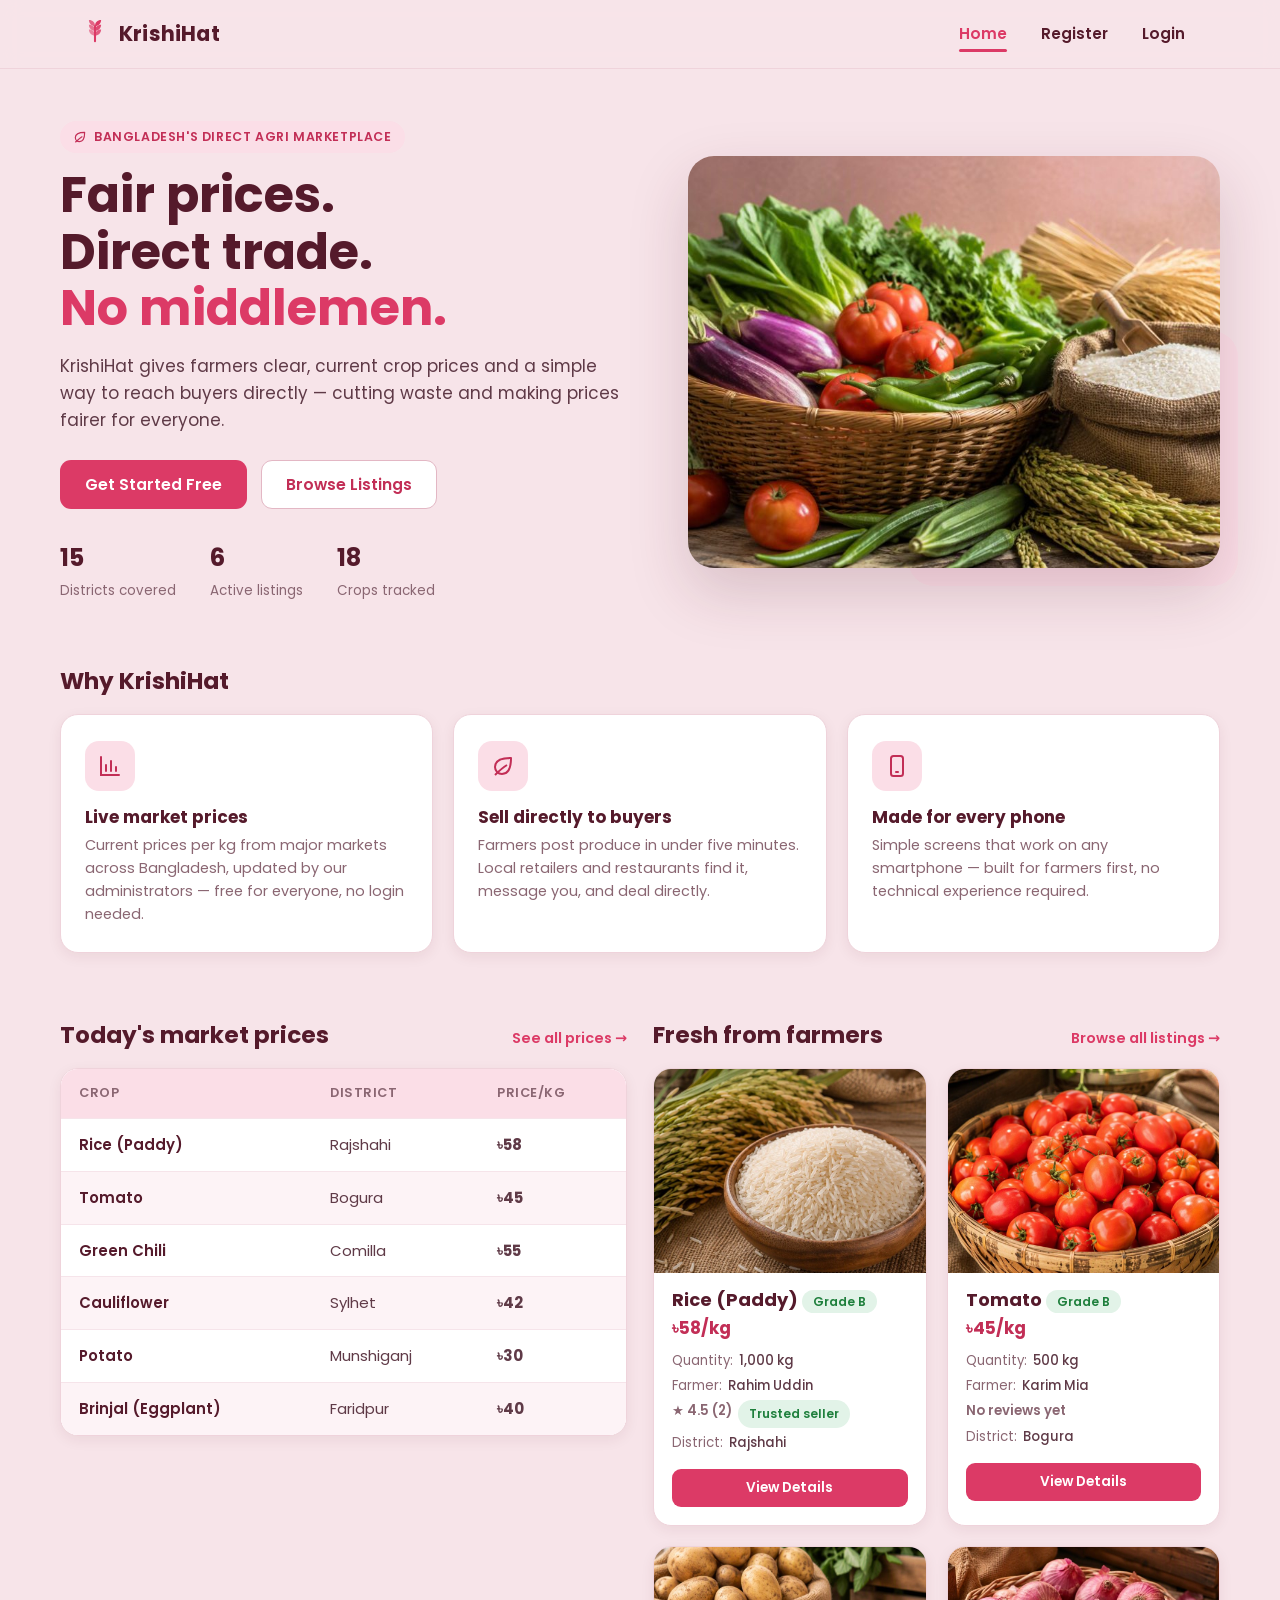
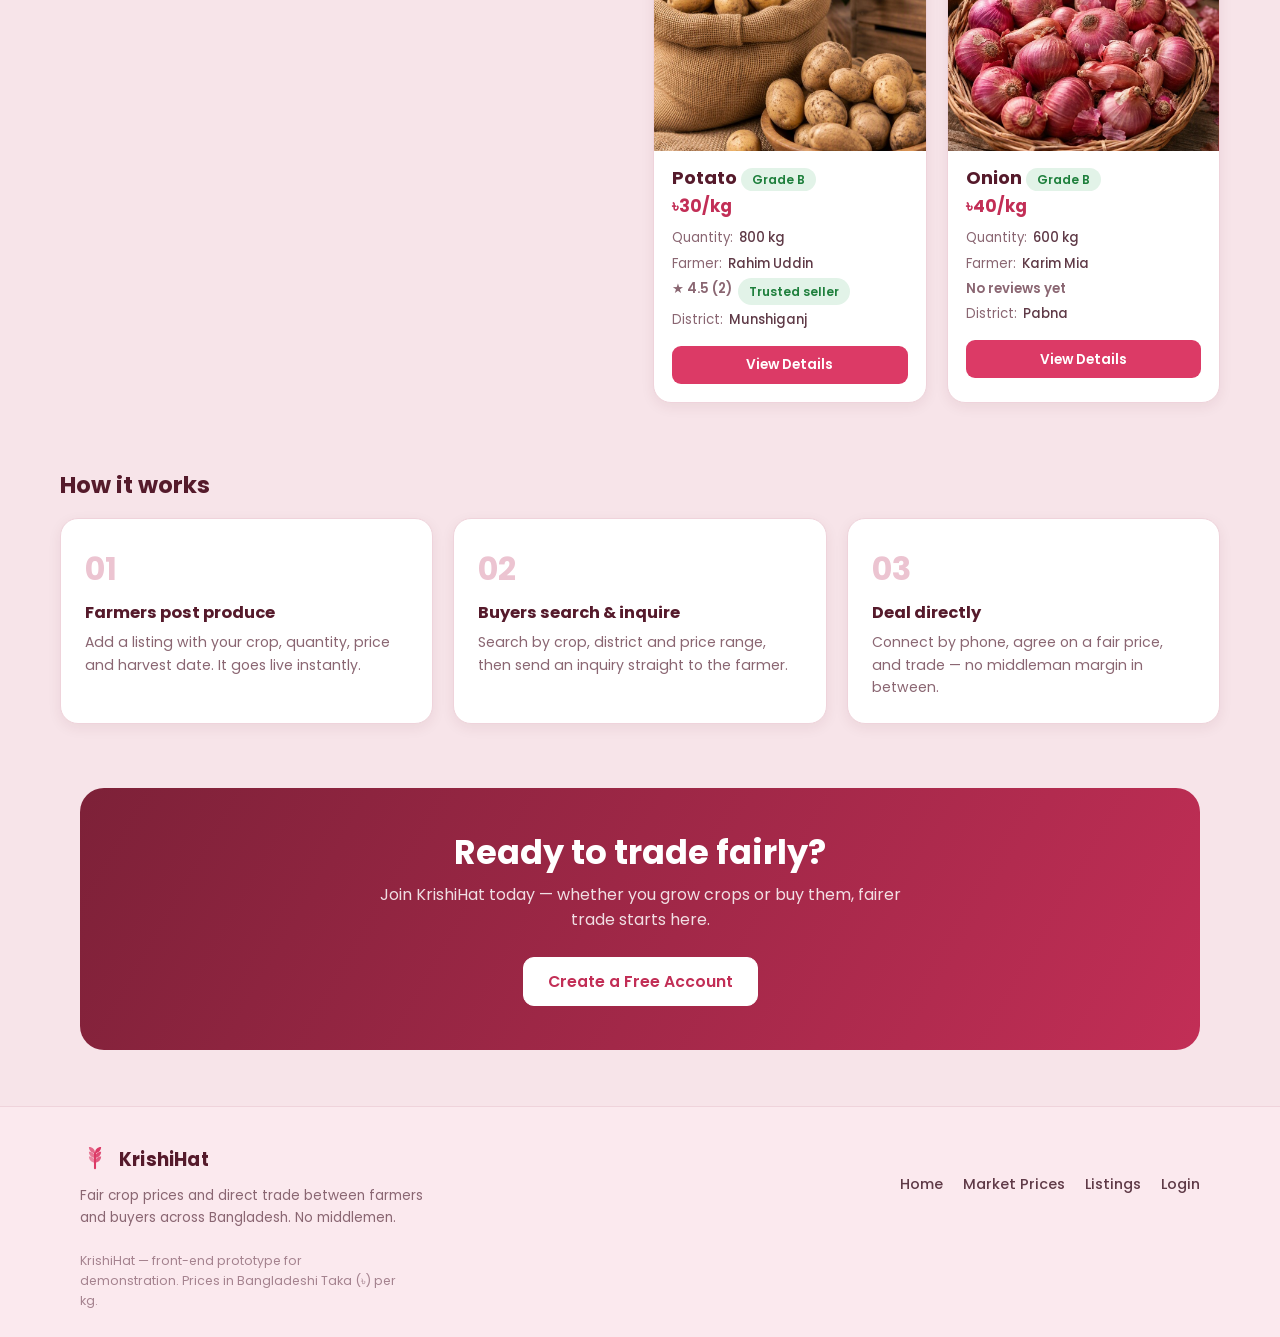
<file: app/index.html>
<!DOCTYPE html>
<html lang="en">
<head>
  <meta charset="UTF-8">
  <meta name="viewport" content="width=device-width, initial-scale=1">
  <title>KrishiHat — Fair Crop Prices & Direct Farmer Trade</title>
  <meta name="description" content="KrishiHat lets farmers check current crop prices and sell directly to buyers — no middlemen.">
  <link rel="preconnect" href="https://fonts.googleapis.com">
  <link rel="preconnect" href="https://fonts.gstatic.com" crossorigin>
  <link href="https://fonts.googleapis.com/css2?family=Poppins:wght@400;500;600;700&display=swap" rel="stylesheet">
  <link rel="stylesheet" href="assets/css/style.css">
</head>
<body data-page="home">
  <div id="site-header"></div>

  <main>
    <!-- Hero -->
    <section class="container hero">
      <div>
        <span class="eyebrow" id="hero-eyebrow"></span>
        <h1>Fair prices.<br>Direct trade.<br><span class="accent">No middlemen.</span></h1>
        <p class="lead">KrishiHat gives farmers clear, current crop prices and a simple way to reach buyers directly — cutting waste and making prices fairer for everyone.</p>
        <div class="hero-cta" id="hero-cta"></div>
        <div class="stat-strip">
          <div><b id="st-districts">15</b><span>Districts covered</span></div>
          <div><b id="st-listings">0</b><span>Active listings</span></div>
          <div><b id="st-crops">18</b><span>Crops tracked</span></div>
        </div>
      </div>
      <div class="hero-img-wrap">
        <img src="assets/img/basket.jpg" alt="Fresh produce and rice grain at a Bangladeshi market" fetchpriority="high">
      </div>
    </section>

    <!-- Features -->
    <section class="container section">
      <div class="section-head">
        <h2>Why KrishiHat</h2>
      </div>
      <div class="feature-grid">
        <div class="card feature-card">
          <div class="feature-icon" data-icon="chart"></div>
          <h3>Live market prices</h3>
          <p>Current prices per kg from major markets across Bangladesh, updated by our administrators — free for everyone, no login needed.</p>
        </div>
        <div class="card feature-card">
          <div class="feature-icon" data-icon="leaf"></div>
          <h3>Sell directly to buyers</h3>
          <p>Farmers post produce in under five minutes. Local retailers and restaurants find it, message you, and deal directly.</p>
        </div>
        <div class="card feature-card">
          <div class="feature-icon" data-icon="mobile"></div>
          <h3>Made for every phone</h3>
          <p>Simple screens that work on any smartphone — built for farmers first, no technical experience required.</p>
        </div>
      </div>
    </section>

    <!-- Prices preview + listings preview -->
    <section class="container section">
      <div class="home-split">
        <div>
          <div class="section-head">
            <h2>Today's market prices</h2>
            <a href="prices.html">See all prices →</a>
          </div>
          <div class="card table-scroll">
            <table class="table" style="min-width:0">
              <thead><tr><th>Crop</th><th>District</th><th>Price/kg</th></tr></thead>
              <tbody id="price-preview"></tbody>
            </table>
          </div>
        </div>
        <div>
          <div class="section-head">
            <h2>Fresh from farmers</h2>
            <a href="listings.html">Browse all listings →</a>
          </div>
          <div id="listing-preview" class="listing-grid" style="grid-template-columns:1fr 1fr"></div>
        </div>
      </div>
    </section>

    <!-- How it works -->
    <section class="container section">
      <div class="section-head"><h2>How it works</h2></div>
      <div class="steps">
        <div class="card step-card">
          <h3>Farmers post produce</h3>
          <p>Add a listing with your crop, quantity, price and harvest date. It goes live instantly.</p>
        </div>
        <div class="card step-card">
          <h3>Buyers search &amp; inquire</h3>
          <p>Search by crop, district and price range, then send an inquiry straight to the farmer.</p>
        </div>
        <div class="card step-card">
          <h3>Deal directly</h3>
          <p>Connect by phone, agree on a fair price, and trade — no middleman margin in between.</p>
        </div>
      </div>
    </section>

    <!-- CTA -->
    <section class="container" id="cta-section"></section>
  </main>

  <div id="site-footer"></div>

  <script src="assets/js/data.js"></script>
  <script src="assets/js/store.js"></script>
  <script src="assets/js/app.js"></script>
  <script>
    document.querySelectorAll(".feature-icon").forEach(el => { el.innerHTML = Icons[el.dataset.icon]; });
    document.getElementById("hero-eyebrow").innerHTML = Icons.leaf + " Bangladesh's direct agri marketplace";

    const user = Store.session();
    document.getElementById("st-listings").textContent = Store.visibleListings().length;
    document.getElementById("st-districts").textContent = KH_DISTRICTS.length;
    document.getElementById("st-crops").textContent = KH_CROPS.length;

    document.getElementById("hero-cta").innerHTML = user
      ? (user.role === "farmer"
          ? `<a class="btn btn-primary" href="add-produce.html">${Icons.plus} Post Your Produce</a>
             <a class="btn btn-ghost" href="prices.html">Check Market Prices</a>`
          : `<a class="btn btn-primary" href="listings.html">${Icons.search} Browse Listings</a>
             <a class="btn btn-ghost" href="prices.html">Check Market Prices</a>`)
      : `<a class="btn btn-primary" href="register.html">Get Started Free</a>
         <a class="btn btn-ghost" href="listings.html">Browse Listings</a>`;

    // prices preview: 6 most recent
    const rows = Store.prices().slice(0, 6).map(p => `
      <tr><td class="t-strong">${KH.esc(p.crop)}</td><td>${KH.esc(p.district)}</td>
      <td class="price-cell">${KH.fmtMoney(p.price)}</td></tr>`).join("");
    document.getElementById("price-preview").innerHTML = rows;

    // listings preview: 4 most recent active
    const preview = document.getElementById("listing-preview");
    function renderPreview() {
      preview.innerHTML = Store.visibleListings().slice(0, 4).map(l => listingCardHTML(l, Store.session())).join("");
      wireSaveButtons(preview, Store.session(), renderPreview);
    }
    renderPreview();

    document.getElementById("cta-section").innerHTML = `
      <div class="cta-band">
        <h2>${user ? "Welcome back, " + KH.esc(user.name.split(" ")[0]) + "!" : "Ready to trade fairly?"}</h2>
        <p>${user
          ? "Check today's prices, manage your listings, and connect with buyers across Bangladesh."
          : "Join KrishiHat today — whether you grow crops or buy them, fairer trade starts here."}</p>
        <a class="btn btn-ghost" href="${user ? "dashboard.html" : "register.html"}">${user ? "Go to Dashboard" : "Create a Free Account"}</a>
      </div>`;
  </script>
</body>
</html>
</file>
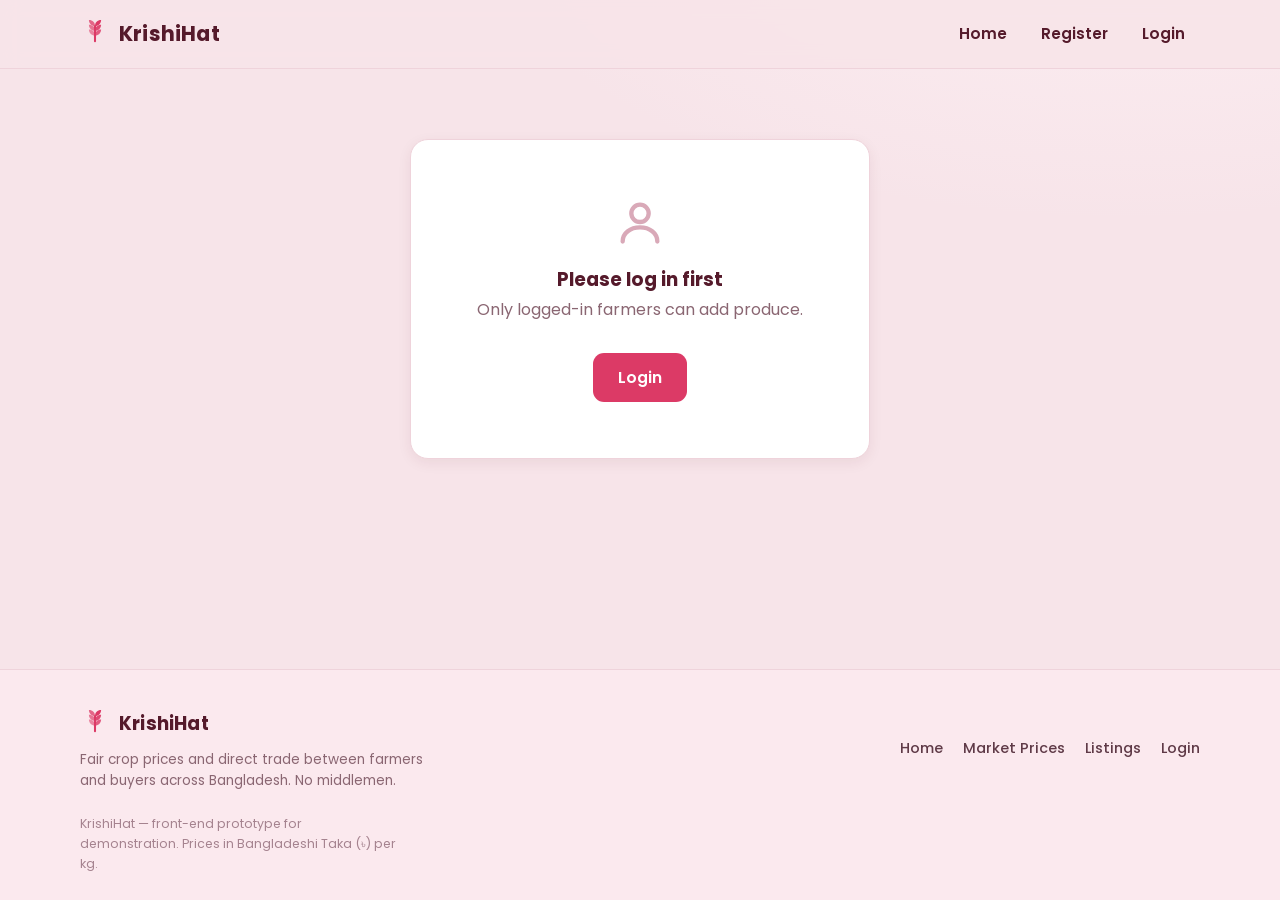
<file: app/add-produce.html>
<!DOCTYPE html>
<html lang="en">
<head>
  <meta charset="UTF-8">
  <meta name="viewport" content="width=device-width, initial-scale=1">
  <title>Add Produce — KrishiHat</title>
  <link rel="preconnect" href="https://fonts.googleapis.com">
  <link rel="preconnect" href="https://fonts.gstatic.com" crossorigin>
  <link href="https://fonts.googleapis.com/css2?family=Poppins:wght@400;500;600;700&display=swap" rel="stylesheet">
  <link rel="stylesheet" href="assets/css/style.css">
</head>
<body data-page="dashboard">
  <div id="site-header"></div>

  <main>
    <div class="container" id="wrap">
      <div class="dash-grid">
        <aside class="card sidenav">
          <a href="dashboard.html" id="navMyListings"></a>
          <button class="active" id="navAdd" type="button"></button>
          <a href="dashboard.html" id="navInq"></a>
          <div class="sep"></div>
          <button id="navLogout" type="button" style="color:var(--danger)"></button>
        </aside>

        <div>
          <div class="card panel" style="padding:30px 32px">
            <h1 style="font-size:1.55rem" id="formTitle">Add / Edit Produce Listing</h1>
            <p style="color:var(--muted);font-size:.93rem">List your fresh produce and reach more buyers.</p>

            <form id="produceForm" novalidate style="margin-top:18px">
              <div class="form-grid">
                <div class="field" data-field="crop">
                  <label for="crop">Crop</label>
                  <select class="input" id="crop"><option value="">Select crop</option></select>
                  <span class="err">Please select a crop.</span>
                </div>
                <div class="field" data-field="qty">
                  <label for="qty">Quantity (kg)</label>
                  <input class="input" id="qty" type="number" min="1" step="1" placeholder="Enter quantity">
                  <span class="err">Enter a quantity of at least 1 kg.</span>
                </div>
                <div class="field" data-field="price">
                  <label for="price">Price per kg (৳)</label>
                  <input class="input" id="price" type="number" min="1" step="0.5" placeholder="Enter price">
                  <span class="err">Enter a price greater than ৳0.</span>
                </div>
                <div class="field" data-field="district">
                  <label for="district">Location (District)</label>
                  <select class="input" id="district"><option value="">Select district</option></select>
                  <span class="err">Please select your district.</span>
                </div>
                <div class="field"><label for="grade">Quality grade</label><select class="input" id="grade"><option value="A">A: Premium</option><option value="B" selected>B: Good</option><option value="C">C: Standard</option></select></div>
                <div class="field" data-field="harvest">
                  <label for="harvest">Harvest date</label>
                  <input class="input" id="harvest" type="date">
                  <span class="err">Please choose the harvest date.</span>
                </div>
                <div class="field" data-field="category">
                  <label for="category">Category</label>
                  <select class="input" id="category">
                    <option>Vegetable</option><option>Paddy Rice</option><option>Fruit</option>
                    <option>Pulse</option><option>Spice</option><option>Other</option>
                  </select>
                </div>
                <div class="field full" data-field="desc">
                  <label for="desc">Description</label>
                  <textarea class="input" id="desc" placeholder="Describe your produce (quality, variety, etc.)"></textarea>
                  <span class="err">Please add a short description (at least 10 characters).</span>
                </div>
                <div class="field full">
                  <label id="photoLabel">Upload photos (optional)</label>
                  <div class="dropzone" id="dropzone" role="button" tabindex="0" aria-labelledby="photoLabel">
                    <div>
                      <svg viewBox="0 0 24 24" fill="none" stroke="currentColor" stroke-width="2" stroke-linecap="round"><rect x="3" y="3" width="18" height="18" rx="3"/><circle cx="9" cy="9" r="2"/><path d="m21 15-4.5-4.5L7 20"/></svg>
                      <div><b>Drag and drop an image here</b><br>or click to browse</div>
                    </div>
                    <input type="file" id="photoInput" accept="image/*">
                  </div>
                  <div class="dz-preview" id="dzPreview" hidden>
                    <img id="dzImg" alt="Uploaded produce photo preview">
                    <button class="btn btn-danger-soft btn-sm" id="dzRemove" type="button">Remove photo</button>
                  </div>
                </div>
              </div>
              <div class="form-actions">
                <button class="btn btn-primary" type="submit" id="submitBtn">Submit</button>
                <a class="btn btn-ghost" href="dashboard.html">Cancel</a>
              </div>
            </form>
          </div>
        </div>
      </div>
    </div>
  </main>

  <div id="site-footer"></div>

  <script src="assets/js/data.js"></script>
  <script src="assets/js/store.js"></script>
  <script src="assets/js/app.js"></script>
  <script>
    /* ---- side nav icons ---- */
    document.getElementById("navMyListings").innerHTML = Icons.grid + " My Listings";
    document.getElementById("navAdd").innerHTML = Icons.plus + " Add Produce";
    document.getElementById("navInq").innerHTML = Icons.inbox + " Inquiries";
    document.getElementById("navLogout").innerHTML = Icons.logout + " Logout";
    document.getElementById("navLogout").addEventListener("click", () => {
      Store.logout();
      toast("You have been logged out.", "success");
      setTimeout(() => location.href = "index.html", 500);
    });

    /* ---- guard: farmers only (FR-3) ---- */
    const user = Store.session();
    if (!user) {
      document.getElementById("wrap").innerHTML = `
        <div class="auth-wrap" style="padding-top:70px"><div class="card empty-state" style="max-width:460px;margin:0 auto;width:100%">
          ${Icons.user}<h3>Please log in first</h3><p>Only logged-in farmers can add produce.</p>
          <a class="btn btn-primary" href="login.html" style="margin-top:14px">Login</a></div></div>`;
    }
    else if (user.role !== "farmer") {
      document.getElementById("wrap").innerHTML = `
        <div class="auth-wrap" style="padding-top:70px"><div class="card empty-state" style="max-width:460px;margin:0 auto;width:100%">
          ${Icons.shield}<h3>Farmers only</h3><p>Only Farmer accounts can post produce listings.
          ${user.role === "buyer" ? "Buyers can search and inquire instead." : "Administrators manage prices and users."}</p>
          <a class="btn btn-primary" href="${user.role === "admin" ? "dashboard.html" : "listings.html"}" style="margin-top:14px">Go Back</a></div></div>`;
    }
    else {

    /* ---- edit mode (FR-9: own listings only) ---- */
    const editId = new URLSearchParams(location.search).get("id");
    const editing = editId ? Store.getListing(editId) : null;
    if (editId && (!editing || editing.farmerId !== user.id)) {
      document.getElementById("wrap").innerHTML = `
        <div class="auth-wrap" style="padding-top:70px"><div class="card empty-state" style="max-width:460px;margin:0 auto;width:100%">
          ${Icons.shield}<h3>Not your listing</h3><p>You can only edit your own produce listings.</p>
          <a class="btn btn-primary" href="dashboard.html" style="margin-top:14px">Go to Dashboard</a></div></div>`;
      throw new Error("not owner");
    }
    if (editing) {
      document.getElementById("formTitle").textContent = "Edit Produce Listing";
      document.getElementById("submitBtn").textContent = "Save Changes";
    }

    /* ---- populate selects & prefill ---- */
    document.getElementById("crop").innerHTML += KH_CROPS.map(c => `<option>${KH.esc(c)}</option>`).join("");
    document.getElementById("district").innerHTML += KH_DISTRICTS.map(d => `<option>${KH.esc(d)}</option>`).join("");
    document.getElementById("district").value = user.district;
    document.getElementById("harvest").max = new Date().toISOString().slice(0, 10);

    let photoData = null;
    if (editing) {
      document.getElementById("crop").value = editing.crop;
      document.getElementById("qty").value = editing.qty;
      document.getElementById("price").value = editing.price;
      document.getElementById("district").value = editing.district;
      document.getElementById("category").value = editing.category;
      document.getElementById("harvest").value = new Date(editing.harvest).toISOString().slice(0, 10);
      document.getElementById("grade").value = editing.grade || "B";
      document.getElementById("desc").value = editing.desc;
    }

    /* ---- photo dropzone (stored as a data URL for the prototype) ---- */
    const dz = document.getElementById("dropzone");
    const input = document.getElementById("photoInput");
    const preview = document.getElementById("dzPreview");
    function showPreview(dataUrl) {
      photoData = dataUrl;
      document.getElementById("dzImg").src = dataUrl;
      preview.hidden = false;
    }
    if (editing && editing.img && editing.img.startsWith("data:")) showPreview(editing.img);
    dz.addEventListener("click", () => input.click());
    dz.addEventListener("keydown", e => { if (e.key === "Enter" || e.key === " ") { e.preventDefault(); input.click(); } });
    ["dragover", "dragenter"].forEach(ev => dz.addEventListener(ev, e => { e.preventDefault(); dz.classList.add("drag"); }));
    ["dragleave", "drop"].forEach(ev => dz.addEventListener(ev, e => { e.preventDefault(); dz.classList.remove("drag"); }));
    dz.addEventListener("drop", e => handleFile(e.dataTransfer.files[0]));
    input.addEventListener("change", () => handleFile(input.files[0]));
    function handleFile(file) {
      if (!file || !file.type.startsWith("image/")) { toast("Please choose an image file.", "error"); return; }
      const reader = new FileReader();
      reader.onload = () => {
        const img = new Image();
        img.onload = () => {
          const c = document.createElement("canvas");
          const scale = Math.min(1, 900 / img.width);
          c.width = img.width * scale; c.height = img.height * scale;
          c.getContext("2d").drawImage(img, 0, 0, c.width, c.height);
          showPreview(c.toDataURL("image/jpeg", 0.8));
          toast("Photo attached.");
        };
        img.src = reader.result;
      };
      reader.readAsDataURL(file);
    }
    document.getElementById("dzRemove").addEventListener("click", () => {
      photoData = null; preview.hidden = true; input.value = "";
    });

    /* ---- validation (NFR: reject clearly wrong values) + submit (FR-8) ---- */
    const rules = {
      crop: v => v !== "",
      qty: v => Number(v) > 0,
      price: v => Number(v) > 0,
      district: v => v !== "",
      harvest: v => v !== "",
      desc: v => v.trim().length >= 10
    };
    function setErr(f, on) { document.querySelector(`[data-field="${f}"]`).classList.toggle("has-error", on); }

    document.getElementById("produceForm").addEventListener("submit", e => {
      e.preventDefault();
      const data = {
        crop: document.getElementById("crop").value,
        qty: document.getElementById("qty").value,
        price: document.getElementById("price").value,
        district: document.getElementById("district").value,
        harvest: new Date(document.getElementById("harvest").value + "T00:00:00").getTime(),
        category: document.getElementById("category").value,
        desc: document.getElementById("desc").value.trim(),
        img: photoData || undefined, grade: document.getElementById("grade").value
      };
      let bad = false;
      Object.keys(rules).forEach(k => {
        const okF = rules[k](k === "desc" ? data.desc : document.getElementById(k).value);
        setErr(k, !okF);
        if (!okF) bad = true;
      });
      if (bad) { toast("Please fix the highlighted fields.", "error"); return; }

      if (editing) {
        Store.updateListing(editing.id, user.id, data);
        toast("Listing updated.");
      } else {
        Store.addListing(user.id, data);
        toast("Your produce is now listed!");
      }
      setTimeout(() => location.href = "dashboard.html", 700);
    });
    }
  </script>
</body>
</html>
</file>
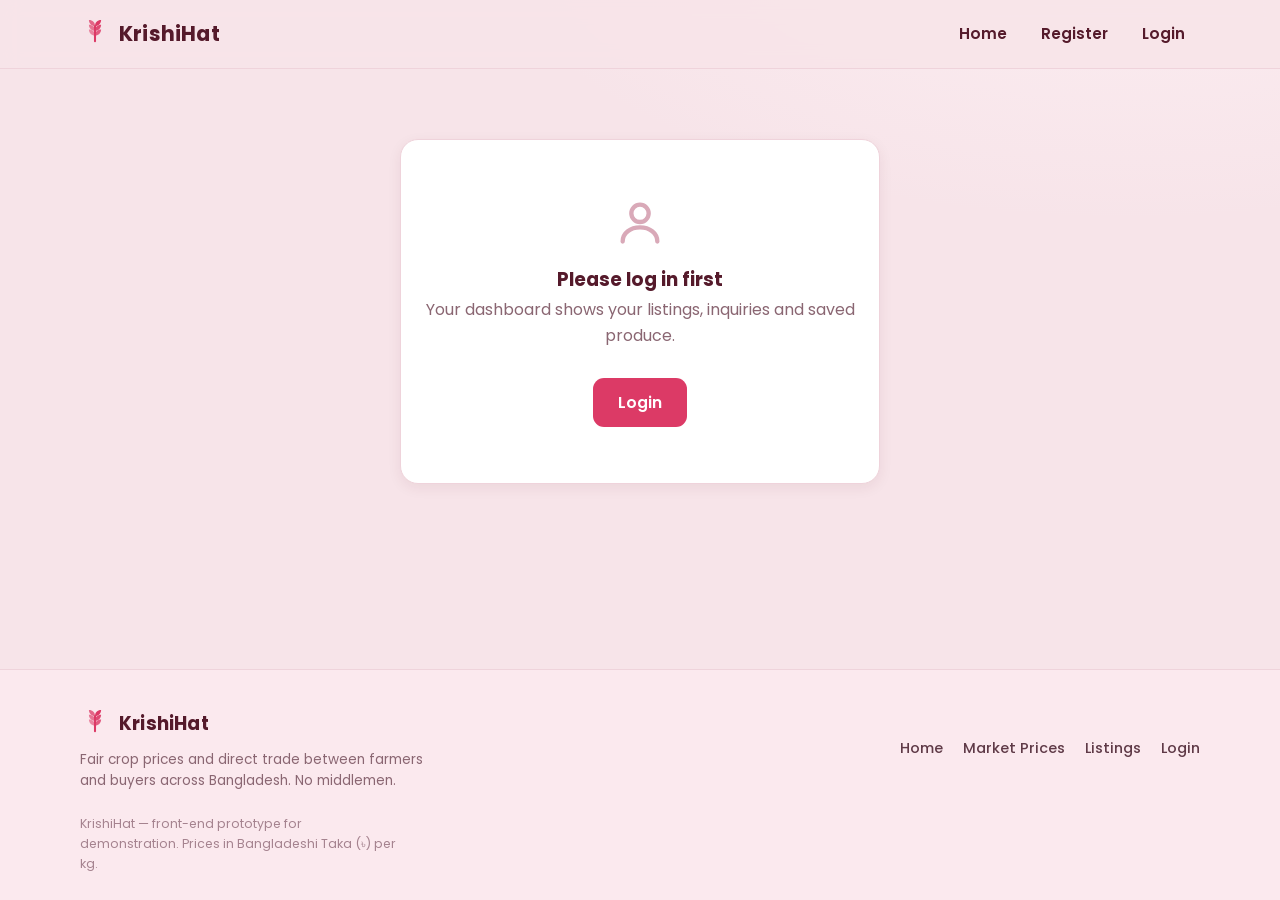
<file: app/dashboard.html>
<!DOCTYPE html>
<html lang="en">
<head>
  <meta charset="UTF-8">
  <meta name="viewport" content="width=device-width, initial-scale=1">
  <title>Dashboard — KrishiHat</title>
  <link rel="preconnect" href="https://fonts.googleapis.com">
  <link rel="preconnect" href="https://fonts.gstatic.com" crossorigin>
  <link href="https://fonts.googleapis.com/css2?family=Poppins:wght@400;500;600;700&display=swap" rel="stylesheet">
  <link rel="stylesheet" href="assets/css/style.css">
</head>
<body data-page="dashboard">
  <div id="site-header"></div>

  <main>
    <div class="container" id="dash"></div>
  </main>

  <div id="site-footer"></div>

  <script src="assets/js/data.js"></script>
  <script src="assets/js/store.js"></script>
  <script src="assets/js/app.js"></script>
  <script>
    const user = Store.session();
    const host = document.getElementById("dash");

    if (!user) {
      host.innerHTML = `
        <div class="auth-wrap" style="padding-top:70px">
          <div class="card empty-state" style="max-width:480px;margin:0 auto;width:100%">
            ${Icons.user}<h3>Please log in first</h3>
            <p>Your dashboard shows your listings, inquiries and saved produce.</p>
            <a class="btn btn-primary" href="login.html" style="margin-top:14px">Login</a>
          </div>
        </div>`;
    }

    /* ================= FARMER DASHBOARD (FR-16, FR-15) ================= */
    else if (user.role === "farmer") {
      const mine = Store.db.listings.filter(l => l.farmerId === user.id);
      const active = mine.filter(l => l.status === "active" && !Store.isExpired(l));
      const inq = Store.inquiriesForFarmer(user.id);

      host.innerHTML = `
      <div class="dash-grid">
        <aside class="card sidenav" id="sideNav">
          <button class="active" data-tab="overview">${Icons.grid} My Listings</button>
          <a href="add-produce.html">${Icons.plus} Add Produce</a>
          <button data-tab="inquiries">${Icons.inbox} Inquiries <span class="badge active" style="margin-left:auto">${inq.length}</span></button>
          <div class="sep"></div>
          <a href="prices.html">${Icons.chart} Market Prices</a>
          <button class="danger" id="navLogout" type="button" style="color:var(--danger)">${Icons.logout} Logout</button>
        </aside>

        <div>
          <div class="stat-row">
            <div class="card stat-card"><h4>Active Listings</h4><div class="num">${active.length}</div><p>Your produce currently listed</p></div>
            <div class="card stat-card"><h4>Inquiries</h4><div class="num">${inq.length}</div><p>Buyers interested in your produce</p></div>
          </div>

          <section class="card panel" data-panel="overview">
            <div class="panel-head">
              <h2>My Listings</h2>
              <a class="btn btn-primary btn-sm" href="add-produce.html">${Icons.plus} Add Produce</a>
            </div>
            <div class="table-scroll">
              <table class="table">
                <thead><tr><th>Crop</th><th>Quantity</th><th>Price/kg</th><th>Location</th><th>Status</th><th>Actions</th></tr></thead>
                <tbody id="myRows"></tbody>
              </table>
            </div>
          </section>

          <section class="card panel" data-panel="inquiries" hidden>
            <div class="panel-head"><h2>Inquiries from Buyers</h2></div>
            <div id="inqList"></div>
          </section>
        </div>
      </div>`;

      function statusBadge(l) {
        if (Store.isExpired(l)) return `<span class="badge expired">Expired — update to relist</span>`;
        if (l.status === "sold") return `<span class="badge sold">Sold</span>`;
        return `<span class="badge active">Active</span>`;
      }

      function renderMine() {
        const rows = Store.db.listings.filter(l => l.farmerId === user.id);
        document.getElementById("myRows").innerHTML = rows.length ? rows.map(l => `
          <tr>
            <td class="t-strong">${KH.esc(l.crop)}</td>
            <td>${l.qty.toLocaleString()} kg</td>
            <td class="price-cell">${KH.fmtMoney(l.price)}</td>
            <td>${KH.esc(l.district)}</td>
            <td>${statusBadge(l)}</td>
            <td><div class="row-actions">
              <a class="btn btn-ghost btn-sm" href="add-produce.html?id=${l.id}">${Icons.edit} Edit</a>
              ${l.status === "active" ? `<button class="btn btn-ghost btn-sm" data-sold="${l.id}" type="button">${Icons.check} Sold</button>` : ""}
              <button class="btn btn-danger-soft btn-sm" data-del="${l.id}" type="button">${Icons.trash} Delete</button>
            </div></td>
          </tr>`).join("") :
          `<tr><td colspan="6"><div class="empty-state">${Icons.box}<h3>No listings yet</h3><p>Add your first produce to start reaching buyers.</p></div></td></tr>`;

        document.querySelectorAll("[data-sold]").forEach(b => b.addEventListener("click", () => {
          Store.markSold(Number(b.dataset.sold), user.id);
          toast("Listing marked as sold.");
          renderMine();
        }));
        document.querySelectorAll("[data-del]").forEach(b => b.addEventListener("click", () => {
          const l = Store.getListing(b.dataset.del);
          openModal({
            title: "Delete listing?",
            body: `<p style="font-size:.93rem">Delete your <b>${KH.esc(l.crop)}</b> listing? This cannot be undone.</p>
                   <div class="form-actions"><button class="btn btn-danger" id="confirmDel" type="button">Yes, Delete</button></div>`,
            onOpen(o, close) {
              o.querySelector("#confirmDel").addEventListener("click", () => {
                Store.deleteListing(Number(b.dataset.del), user.id);
                close(); toast("Listing deleted."); renderMine();
              });
            }
          });
        }));
      }

      function renderInq() {
        const list = Store.inquiriesForFarmer(user.id);
        document.getElementById("inqList").innerHTML = list.length ? list.map(q => {
          const l = Store.getListing(q.listingId);
          return `<div class="inquiry-item">
            <div class="top"><b>${KH.esc(q.buyerName)}</b><span>${KH.fmtDate(q.date)}</span></div>
            <p style="font-size:.83rem;color:var(--muted);margin:0">Re: <b>${l ? KH.esc(l.crop) : "listing removed"}</b></p>
            <p>${KH.esc(q.message)}</p>
            <p><span class="badge active">${khStatus(q.status)}</span> <a class="btn btn-primary btn-sm" href="inbox.html?id=${q.id}">Open &amp; reply</a></p>
            ${q.qty ? `<span class="qty">Wants: ${q.qty.toLocaleString()} kg</span>` : ""}
          </div>`;
        }).join("") :
        `<div class="empty-state">${Icons.inbox}<h3>No inquiries yet</h3><p>When buyers contact you, their messages appear here.</p></div>`;
      }

      renderMine(); renderInq();
      wireTabs();
    }

    /* ================= BUYER DASHBOARD (FR-17) ================= */
    else if (user.role === "buyer") {
      const saved = Store.savedForBuyer(user.id);
      const sent = Store.inquiriesByBuyer(user.id);

      host.innerHTML = `
      <div class="dash-grid">
        <aside class="card sidenav" id="sideNav">
          <button class="active" data-tab="saved">${Icons.bookmark} Saved Listings</button>
          <button data-tab="sent">${Icons.inbox} My Inquiries</button>
          <div class="sep"></div>
          <a href="listings.html">${Icons.search} Browse Listings</a>
          <a href="prices.html">${Icons.chart} Market Prices</a>
          <button class="danger" id="navLogout" type="button" style="color:var(--danger)">${Icons.logout} Logout</button>
        </aside>

        <div>
          <div class="stat-row">
            <div class="card stat-card"><h4>Saved Listings</h4><div class="num">${saved.length}</div><p>Produce you are watching</p></div>
            <div class="card stat-card"><h4>Inquiries Sent</h4><div class="num">${sent.length}</div><p>Messages sent to farmers</p></div>
          </div>

          <section class="card panel" data-panel="saved">
            <div class="panel-head"><h2>Saved Listings</h2><a class="btn btn-ghost btn-sm" href="listings.html">Browse more</a></div>
            <div class="listing-grid" id="savedGrid"></div>
            <div id="alertBox"></div>
          </section>

          <section class="card panel" data-panel="sent" hidden>
            <div class="panel-head"><h2>My Inquiries</h2></div>
            <div class="table-scroll">
              <table class="table">
                <thead><tr><th>Listing</th><th>Message</th><th>Qty Wanted</th><th>Date</th></tr></thead>
                <tbody id="sentRows"></tbody>
              </table>
            </div>
          </section>
        </div>
      </div>`;

      function renderSaved() {
        const items = Store.savedForBuyer(user.id).filter(l => l.status === "active" && !Store.isExpired(l));
        const grid = document.getElementById("savedGrid");
        grid.innerHTML = items.length ? items.map(l => listingCardHTML(l, user)).join("") :
          `<div class="empty-state" style="grid-column:1/-1">${Icons.bookmark}<h3>No saved listings</h3>
           <p>Tap the bookmark on any listing to save it here.</p></div>`;
        wireSaveButtons(grid, user, renderSaved);
      }

      function renderSent() {
        const rows = Store.inquiriesByBuyer(user.id);
        document.getElementById("sentRows").innerHTML = rows.length ? rows.map(q => {
          const l = Store.getListing(q.listingId);
          return `<tr>
            <td class="t-strong">${l ? `<a href="listing.html?id=${l.id}">${KH.esc(l.crop)}</a>` : "listing removed"}</td>
            <td>${KH.esc(q.message)}<br><span class="badge active">${khStatus(q.status)}</span> <a href="inbox.html?id=${q.id}">Open conversation</a></td>
            <td>${q.qty ? q.qty.toLocaleString() + " kg" : "—"}</td>
            <td>${KH.fmtDate(q.date)}</td>
          </tr>`;
        }).join("") :
        `<tr><td colspan="4"><div class="empty-state">${Icons.inbox}<h3>No inquiries sent yet</h3><p>Find produce you like and contact the farmer.</p></div></td></tr>`;
      }

      renderSaved(); renderSent(); khRenderAlerts(user, document.getElementById("alertBox"));
      wireTabs();
    }

    /* ================= ADMIN DASHBOARD (FR-18) ================= */
    else if (user.role === "admin") {
      const users = Store.db.users.filter(u => u.role !== "admin");
      const all = Store.db.listings;

      host.innerHTML = `
      <div class="dash-grid">
        <aside class="card sidenav" id="sideNav">
          <button class="active" data-tab="users">${Icons.user} Users</button>
          <button data-tab="allListings">${Icons.box} All Listings</button>
          <div class="sep"></div>
          <a href="prices.html">${Icons.chart} Manage Prices</a>
          <button class="danger" id="navLogout" type="button" style="color:var(--danger)">${Icons.logout} Logout</button>
        </aside>

        <div>
          <div class="stat-row">
            <div class="card stat-card"><h4>Registered Users</h4><div class="num">${users.length}</div><p>Farmers and buyers</p></div>
            <div class="card stat-card"><h4>Active Listings</h4><div class="num">${Store.visibleListings().length}</div><p>Visible in search</p></div>
            <div class="card stat-card"><h4>Price Records</h4><div class="num">${Store.db.prices.length}</div><p>Across ${KH_DISTRICTS.length} districts</p></div>
          </div>

          <section class="card panel" data-panel="users">
            <div class="panel-head"><h2>User Management</h2></div>
            <div class="table-scroll">
              <table class="table">
                <thead><tr><th>Name</th><th>Role</th><th>District</th><th>Contact</th><th>Status</th><th>Action</th></tr></thead>
                <tbody id="userRows"></tbody>
              </table>
            </div>
          </section>

          <section class="card panel" data-panel="allListings" hidden>
            <div class="panel-head"><h2>Listing Moderation</h2></div>
            <div class="table-scroll">
              <table class="table">
                <thead><tr><th>Crop</th><th>Farmer</th><th>Qty</th><th>Price/kg</th><th>Status</th><th>Action</th></tr></thead>
                <tbody id="allRows"></tbody>
              </table>
            </div>
          </section>
        </div>
      </div>`;

      function renderUsers() {
        document.getElementById("userRows").innerHTML = Store.db.users.filter(u => u.role !== "admin").map(u => `
          <tr>
            <td class="t-strong">${KH.esc(u.name)}</td>
            <td>${KH.esc(u.role)}</td>
            <td>${KH.esc(u.district)}</td>
            <td>${KH.esc(u.phone)}</td>
            <td>${u.active ? `<span class="badge active">Active</span>` : `<span class="badge deactivated">Deactivated</span>`}</td>
            <td>${u.active
              ? `<button class="btn btn-danger-soft btn-sm" data-deact="${u.id}" type="button">Deactivate</button>`
              : `<button class="btn btn-ghost btn-sm" data-act="${u.id}" type="button">Reactivate</button>`}</td>
          </tr>`).join("");

        document.querySelectorAll("[data-deact]").forEach(b => b.addEventListener("click", () => {
          const u = Store.setUserActive(Number(b.dataset.deact), false);
          toast(u.name + " deactivated. They can no longer log in and their listings are hidden.");
          renderUsers(); renderAll();
        }));
        document.querySelectorAll("[data-act]").forEach(b => b.addEventListener("click", () => {
          const u = Store.setUserActive(Number(b.dataset.act), true);
          toast(u.name + " reactivated.");
          renderUsers(); renderAll();
        }));
      }

      function renderAll() {
        document.getElementById("allRows").innerHTML = Store.db.listings.map(l => {
          const f = Store.db.users.find(u => u.id === l.farmerId);
          const hidden = !f || !f.active;
          const st = hidden ? `<span class="badge deactivated">Hidden (user inactive)</span>`
            : Store.isExpired(l) ? `<span class="badge expired">Expired</span>`
            : l.status === "sold" ? `<span class="badge sold">Sold</span>`
            : `<span class="badge active">Active</span>`;
          return `<tr>
            <td class="t-strong"><a href="listing.html?id=${l.id}">${KH.esc(l.crop)}</a></td>
            <td>${f ? KH.esc(f.name) : "—"}</td>
            <td>${l.qty.toLocaleString()} kg</td>
            <td class="price-cell">${KH.fmtMoney(l.price)}</td>
            <td>${st}</td>
            <td><button class="btn btn-danger-soft btn-sm" data-remove="${l.id}" type="button">${Icons.trash} Remove</button></td>
          </tr>`;
        }).join("") || `<tr><td colspan="6"><div class="empty-state">${Icons.box}<h3>No listings</h3></div></td></tr>`;

        document.querySelectorAll("[data-remove]").forEach(b => b.addEventListener("click", () => {
          Store.deleteListing(Number(b.dataset.remove));
          toast("Listing removed from the platform.");
          renderAll();
        }));
      }

      renderUsers(); renderAll();
      wireTabs();
    }

    /* ---------- shared: side-nav tabs + logout ---------- */
    function wireTabs() {
      const nav = document.getElementById("sideNav");
      nav.querySelectorAll("[data-tab]").forEach(btn => {
        btn.addEventListener("click", () => {
          nav.querySelectorAll("[data-tab]").forEach(b => b.classList.toggle("active", b === btn));
          document.querySelectorAll("[data-panel]").forEach(p =>
            p.hidden = p.dataset.panel !== btn.dataset.tab);
        });
      });
      const out = document.getElementById("navLogout");
      if (out) out.addEventListener("click", () => {
        Store.logout();
        toast("You have been logged out.", "success");
        setTimeout(() => location.href = "index.html", 500);
      });
    }
  </script>
</body>
</html>
</file>
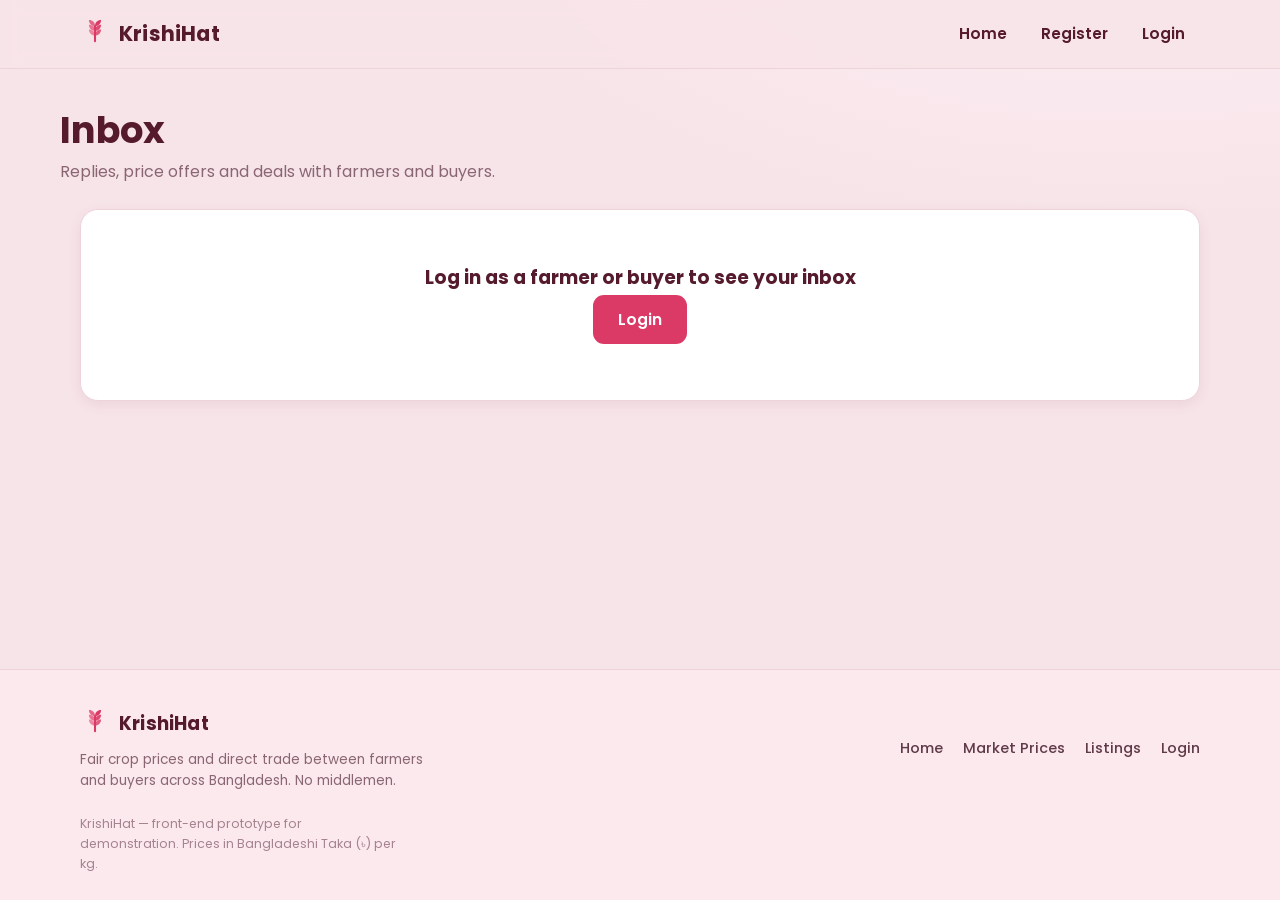
<file: app/inbox.html>
<!DOCTYPE html>
<html lang="en">
<head>
  <meta charset="UTF-8">
  <meta name="viewport" content="width=device-width, initial-scale=1">
  <title>Inbox — KrishiHat</title>
  <link rel="preconnect" href="https://fonts.googleapis.com">
  <link rel="preconnect" href="https://fonts.gstatic.com" crossorigin>
  <link href="https://fonts.googleapis.com/css2?family=Poppins:wght@400;500;600;700&display=swap" rel="stylesheet">
  <link rel="stylesheet" href="assets/css/style.css">
</head>
<body data-page="inbox">
  <div id="site-header"></div>
  <main>
    <div class="container page-head"><h1>Inbox</h1><p class="lead">Replies, price offers and deals with farmers and buyers.</p></div>
    <div class="container" id="inboxHost"></div>
  </main>
  <div id="site-footer"></div>
  <script src="assets/js/data.js"></script>
  <script src="assets/js/store.js"></script>
  <script src="assets/js/app.js"></script>
  <script>
    const user = Store.session(), host = document.getElementById("inboxHost");
    if (!user || user.role === "admin") {
      host.innerHTML = `<div class="card empty-state"><h3>Log in as a farmer or buyer to see your inbox</h3><a class="btn btn-primary" href="login.html">Login</a></div>`;
    } else {
      let sel = Number(new URLSearchParams(location.search).get("id")) || 0;
      const thread = q => {
        const l = Store.getListing(q.listingId), o = Store.db.users.find(u => u.id === Store.other(q, user.id));
        const msgs = [{ by: q.buyerId, name: q.buyerName, text: q.message + (q.qty ? " (wants " + q.qty + " kg)" : ""), offer: q.offer, at: q.date }, ...q.thread];
        const last = [...msgs].reverse().find(m => m.offer && m.by !== user.id);
        const open = q.status !== "deal" && q.status !== "closed", done = !open;
        const rv = Store.db.reviews.some(r => r.inquiryId === q.id && r.byId === user.id);
        return `<h2>${l ? KH.esc(l.crop) : "Listing removed"} <span class="badge active">${khStatus(q.status)}</span></h2>
        <p class="meta">With ${KH.esc(o ? o.name : "")} · listed at ${l ? KH.fmtMoney(l.price) + "/kg" : "—"}${q.agreed ? " · agreed " + KH.fmtMoney(q.agreed) + "/kg" : ""}</p>
        ${q.status === "deal" && o ? `<div class="reveal-note">${Icons.success}<span>Deal agreed. Contact ${KH.esc(o.name)}: <b>${KH.esc(o.phone)}</b></span></div>` : ""}
        <div>${msgs.map(m => `<div class="msg ${m.by === user.id ? "me" : ""}"><b>${KH.esc(m.name)}</b> <small>${KH.timeAgo(m.at)}</small><p>${KH.esc(m.text)}</p>${m.offer ? `<span class="badge sold">Offer ${KH.fmtMoney(m.offer)}/kg</span>${m === last && open ? ` <button class="btn btn-primary btn-sm" data-acc="${m.offer}" type="button">Accept offer</button>` : ""}` : ""}</div>`).join("")}</div>
        ${q.status !== "closed" ? `<form id="rf"><textarea class="input" id="rt" placeholder="Write a reply"></textarea><div class="form-actions"><input class="input" id="ro" type="number" min="1" placeholder="Offer ৳/kg" style="max-width:190px"><button class="btn btn-primary" type="submit">Send</button><button class="btn btn-ghost" id="cl" type="button">Close conversation</button></div></form>` : ""}
        ${done && !rv ? `<form id="rvf" class="card" style="margin-top:14px;padding:14px"><b>Rate ${o ? KH.esc(o.name) : ""}</b><div class="form-actions"><select class="input" id="rs" style="max-width:110px">${[5, 4, 3, 2, 1].map(n => `<option value="${n}">${n} ★</option>`).join("")}</select><input class="input" id="rx" placeholder="Short review"><button class="btn btn-primary" type="submit">Submit review</button></div></form>` : ""}
        ${done && rv ? `<p class="meta">Thanks, your review is saved.</p>` : ""}`;
      };
      function render() {
        const list = Store.inquiriesFor(user); if (!sel && list[0]) sel = list[0].id;
        const q = Store.getInquiry(sel);
        host.innerHTML = `<div class="inbox-grid"><aside>${list.map(i => { const l = Store.getListing(i.listingId), o = Store.db.users.find(u => u.id === Store.other(i, user.id));
          return `<a class="card inquiry-item ${i.id === sel ? "sel" : ""}" href="inbox.html?id=${i.id}" data-sel="${i.id}"><div class="top"><b>${l ? KH.esc(l.crop) : "Removed"}</b><span>${khStatus(i.status)}</span></div><p>${KH.esc(o ? o.name : "")}</p></a>`; }).join("") || `<div class="card empty-state"><h3>No conversations yet</h3><p>Buyers start one from a listing.</p></div>`}</aside>
          <section class="card">${q ? thread(q) : `<p class="meta">Select a conversation.</p>`}</section></div>`;
        host.querySelectorAll("[data-sel]").forEach(a => a.addEventListener("click", e => { e.preventDefault(); e.stopPropagation(); sel = +a.dataset.sel; render(); }));
        if (!q) return;
        const f = id => host.querySelector(id);
        if (f("#rf")) f("#rf").onsubmit = e => { e.preventDefault(); const t = f("#rt").value.trim(), o = f("#ro").value; if (!t && !o) { toast("Write a message or an offer.", "error"); return; } Store.reply(q.id, user.id, t || "Sent an offer", o); render(); };
        if (f("#cl")) f("#cl").onclick = () => { Store.setStatus(q.id, user.id, "closed"); render(); };
        host.querySelectorAll("[data-acc]").forEach(b => b.onclick = () => { Store.setStatus(q.id, user.id, "deal", b.dataset.acc); toast("Deal agreed. Phone numbers are now shown."); render(); });
        if (f("#rvf")) f("#rvf").onsubmit = e => { e.preventDefault(); Store.review(q.id, user.id, f("#rs").value, f("#rx").value); toast("Review submitted."); render(); };
      }
      render();
    }
  </script>
</body>
</html>
</file>
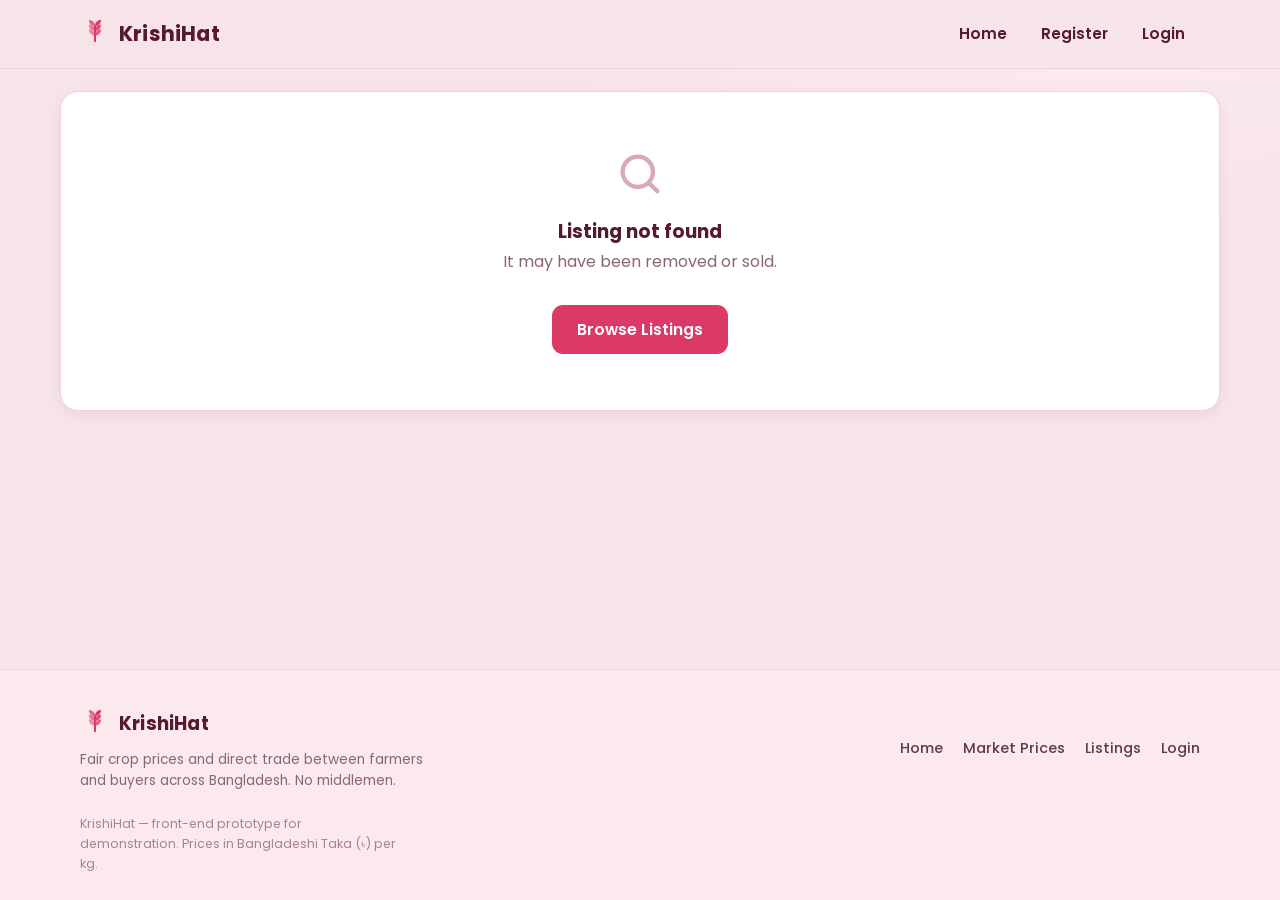
<file: app/listing.html>
<!DOCTYPE html>
<html lang="en">
<head>
  <meta charset="UTF-8">
  <meta name="viewport" content="width=device-width, initial-scale=1">
  <title>Listing — KrishiHat</title>
  <link rel="preconnect" href="https://fonts.googleapis.com">
  <link rel="preconnect" href="https://fonts.gstatic.com" crossorigin>
  <link href="https://fonts.googleapis.com/css2?family=Poppins:wght@400;500;600;700&display=swap" rel="stylesheet">
  <link rel="stylesheet" href="assets/css/style.css">
</head>
<body data-page="listings">
  <div id="site-header"></div>

  <main>
    <div class="container section-tight" id="detail"></div>
    <div class="container section-tight" id="related-wrap" hidden>
      <div class="section-head"><h2>More like this</h2></div>
      <div class="listing-grid" id="related"></div>
    </div>
  </main>

  <div id="site-footer"></div>

  <script src="assets/js/data.js"></script>
  <script src="assets/js/store.js"></script>
  <script src="assets/js/app.js"></script>
  <script>
    const id = new URLSearchParams(location.search).get("id");
    const listing = Store.getListing(id);
    const host = document.getElementById("detail");

    if (!listing) {
      host.innerHTML = `<div class="card empty-state">${Icons.search}
        <h3>Listing not found</h3><p>It may have been removed or sold.</p>
        <a class="btn btn-primary" href="listings.html" style="margin-top:14px">Browse Listings</a></div>`;
      throw new Error("listing not found");
    }

    document.title = listing.crop + " — KrishiHat";

    const user = Store.session();
    const farmer = Store.db.users.find(u => u.id === listing.farmerId);
    const own = user && user.id === listing.farmerId;
    const expired = Store.isExpired(listing);
    const phoneVisible = !!user; // FR-13: phone only for logged-in users

    const badge = expired ? `<span class="badge expired">Expired</span>`
      : listing.status === "sold" ? `<span class="badge sold">Sold</span>` : "";

    host.innerHTML = `
    <div class="detail-grid">
      <div class="card detail-main">
        <img class="hero-img" src="${listing.img}" alt="${KH.esc(listing.crop)}">
        <div class="detail-body">
          <h1>${KH.esc(listing.crop)} ${badge}</h1>
          <span class="loc">${Icons.pin} ${KH.esc(listing.district)} &nbsp;·&nbsp; listed ${KH.timeAgo(listing.updatedAt)}</span>
          <div class="detail-price">${KH.fmtMoney(listing.price)}<span style="font-size:1rem;color:var(--muted);font-weight:500">/kg</span></div>
          <div class="detail-stats">
            <div><span>Quantity Available</span><b>${listing.qty.toLocaleString()} kg</b></div>
            <div><span>Harvest Date</span><b>${KH.fmtDate(listing.harvest)}</b></div>
            <div><span>Category</span><b>${KH.esc(listing.category)}</b></div>
            <div><span>Quality Grade</span><b>${listing.grade || "B"}</b></div>
          </div>
          <p style="max-width:64ch">${KH.esc(listing.desc)}</p>
          ${own ? `
          <div class="form-actions">
            <a class="btn btn-ghost" href="add-produce.html?id=${listing.id}">${Icons.edit} Edit Listing</a>
            <button class="btn btn-danger-soft" id="delBtn" type="button">${Icons.trash} Delete</button>
            ${listing.status === "active" && !expired ? `<button class="btn btn-primary" id="soldBtn" type="button">${Icons.check} Mark as Sold</button>` : ""}
          </div>` : ""}
        </div>
      </div>

      <aside class="card farmer-card">
        <h3>Farmer Information</h3>
        <div class="farmer-line"><span>Name</span><b>${KH.esc(farmer ? farmer.name : "—")}</b></div>
        <div class="farmer-line"><span>Rating</span><b>${khSellerBadge(listing.farmerId)}</b></div>
        <div class="farmer-line"><span>District</span><b>${KH.esc(farmer ? farmer.district : listing.district)}</b></div>
        <div class="farmer-line"><span>Phone</span>
          ${phoneVisible
            ? `<b>${KH.esc(farmer ? farmer.phone : "—")}</b>`
            : `<b class="locked">${KH.maskPhone(farmer ? farmer.phone : "")}</b>`}
        </div>
        <div class="farmer-line"><span>Email</span><b>${phoneVisible ? KH.esc(farmer ? farmer.email : "—") : `<span class="locked">Login to view</span>`}</b></div>

        ${!user ? `
        <div class="reveal-note">${Icons.info}<span>Log in to view the farmer's phone number and send an inquiry.</span></div>
        <a class="btn btn-primary btn-block" href="login.html">Login to Contact</a>` : ""}

        ${user && user.role === "buyer" ? `
        <div class="reveal-note" id="inqNote">${Icons.info}<span>Send an inquiry — the farmer's phone number will be shown right away.</span></div>
        <button class="btn btn-primary btn-block" id="contactBtn" type="button" ${expired || listing.status !== "active" ? "disabled" : ""}>
          ${Icons.phone} Contact Farmer
        </button>
        <button class="btn btn-ghost btn-block" id="saveBtn" type="button" style="margin-top:10px">
          ${Store.isSaved(user.id, listing.id) ? Icons.bookmarkFill + " Saved" : Icons.bookmark + " Save Listing"}
        </button>` : ""}

        ${user && user.role === "farmer" && !own ? `
        <div class="reveal-note">${Icons.info}<span>This is another farmer's listing. Farmers manage their own listings from the dashboard.</span></div>` : ""}

        ${user && user.role === "admin" ? `
        <button class="btn btn-danger-soft btn-block" id="adminRemoveBtn" type="button">${Icons.trash} Remove Listing (Admin)</button>` : ""}
      </aside>
    </div>`;

    // ---- buyer actions ----
    const contactBtn = document.getElementById("contactBtn");
    if (contactBtn) contactBtn.addEventListener("click", () => openInquiryModal());

    function openInquiryModal() {
      openModal({
        title: "Contact " + (farmer ? farmer.name : "Farmer"),
        body: `
          <p style="font-size:.9rem;color:var(--muted);margin-top:-6px">About: <b style="color:var(--ink)">${KH.esc(listing.crop)} — ${listing.qty.toLocaleString()} kg @ ${KH.fmtMoney(listing.price)}/kg</b></p>
          <form id="inqForm" novalidate>
            <div class="field"><label for="mQty">Quantity wanted (kg, optional)</label>
              <input class="input" id="mQty" type="number" min="1" max="${listing.qty}" placeholder="e.g. 200">
            </div>
            <div class="field"><label for="mMsg">Message</label>
              <textarea class="input" id="mMsg" placeholder="Assalamu alaikum, is this still available?"></textarea>
            </div>
            <div class="field"><label for="mOffer">Your offer (৳ per kg, optional)</label>
              <input class="input" id="mOffer" type="number" min="1" placeholder="Listed at ${listing.price}">
            </div>
            <label style="display:flex;gap:8px;align-items:center;font-size:.9rem;margin:0 0 12px"><input type="checkbox" id="mBulk"> Send to every farmer selling ${KH.esc(listing.crop)}</label>
            <button class="btn btn-primary btn-block" type="submit">Send Inquiry</button>
          </form>`,
        onOpen(overlay, close) {
          overlay.querySelector("#inqForm").addEventListener("submit", e => {
            e.preventDefault();
            const msg = overlay.querySelector("#mMsg").value.trim();
            const qty = overlay.querySelector("#mQty").value;
            if (msg.length < 5) { toast("Please write a short message (at least 5 characters).", "error"); return; }
            const offer = overlay.querySelector("#mOffer").value;
            if (overlay.querySelector("#mBulk").checked) {
              const n = Store.bulkInquiry({ buyerId: user.id, crop: listing.crop, message: msg, qty, offer });
              toast("Inquiry sent to " + n + " farmer" + (n === 1 ? "" : "s") + " selling " + listing.crop + ".");
            } else Store.addInquiry({ listingId: listing.id, buyerId: user.id, message: msg, qty, offer });
            close();
            toast("Inquiry sent! The farmer's phone number is now visible.");
            document.getElementById("inqNote").innerHTML =
              `${Icons.success}<span>Inquiry sent ${KH.timeAgo(Date.now())}. You can also call the farmer directly.</span>`;
          });
        }
      });
    }

    const saveBtn = document.getElementById("saveBtn");
    if (saveBtn) saveBtn.addEventListener("click", () => {
      const nowSaved = Store.toggleSaved(user.id, listing.id);
      saveBtn.innerHTML = nowSaved ? Icons.bookmarkFill + " Saved" : Icons.bookmark + " Save Listing";
      toast(nowSaved ? "Listing saved to your dashboard." : "Listing removed from saved.");
    });

    // ---- farmer actions (FR-9: own listings only) ----
    const delBtn = document.getElementById("delBtn");
    if (delBtn) delBtn.addEventListener("click", () => {
      openModal({
        title: "Delete listing?",
        body: `<p style="font-size:.93rem">This will permanently remove your <b>${KH.esc(listing.crop)}</b> listing and its inquiries.</p>
               <div class="form-actions"><button class="btn btn-danger" id="confirmDel" type="button">Yes, Delete</button></div>`,
        onOpen(overlay, close) {
          overlay.querySelector("#confirmDel").addEventListener("click", () => {
            Store.deleteListing(listing.id, user.id);
            close();
            toast("Listing deleted.");
            setTimeout(() => location.href = "dashboard.html", 600);
          });
        }
      });
    });

    const soldBtn = document.getElementById("soldBtn");
    if (soldBtn) soldBtn.addEventListener("click", () => {
      Store.markSold(listing.id, user.id);
      toast("Congratulations! Listing marked as sold.");
      setTimeout(() => location.reload(), 600);
    });

    // ---- admin (FR-18) ----
    const adminRemove = document.getElementById("adminRemoveBtn");
    if (adminRemove) adminRemove.addEventListener("click", () => {
      openModal({
        title: "Remove listing?",
        body: `<p style="font-size:.93rem">Remove this improper listing from KrishiHat? It will no longer appear in search.</p>
               <div class="form-actions"><button class="btn btn-danger" id="confirmRm" type="button">Remove Listing</button></div>`,
        onOpen(overlay, close) {
          overlay.querySelector("#confirmRm").addEventListener("click", () => {
            Store.deleteListing(listing.id);
            close();
            toast("Listing removed by admin.");
            setTimeout(() => location.href = "listings.html", 600);
          });
        }
      });
    });

    // ---- related listings ----
    const related = Store.visibleListings().filter(l => l.id !== listing.id && (l.crop === listing.crop || l.district === listing.district)).slice(0, 4);
    if (related.length) {
      document.getElementById("related-wrap").hidden = false;
      document.getElementById("related").innerHTML = related.map(l => listingCardHTML(l, user)).join("");
      wireSaveButtons(document.getElementById("related"), user, () => {});
    }
  </script>
</body>
</html>
</file>
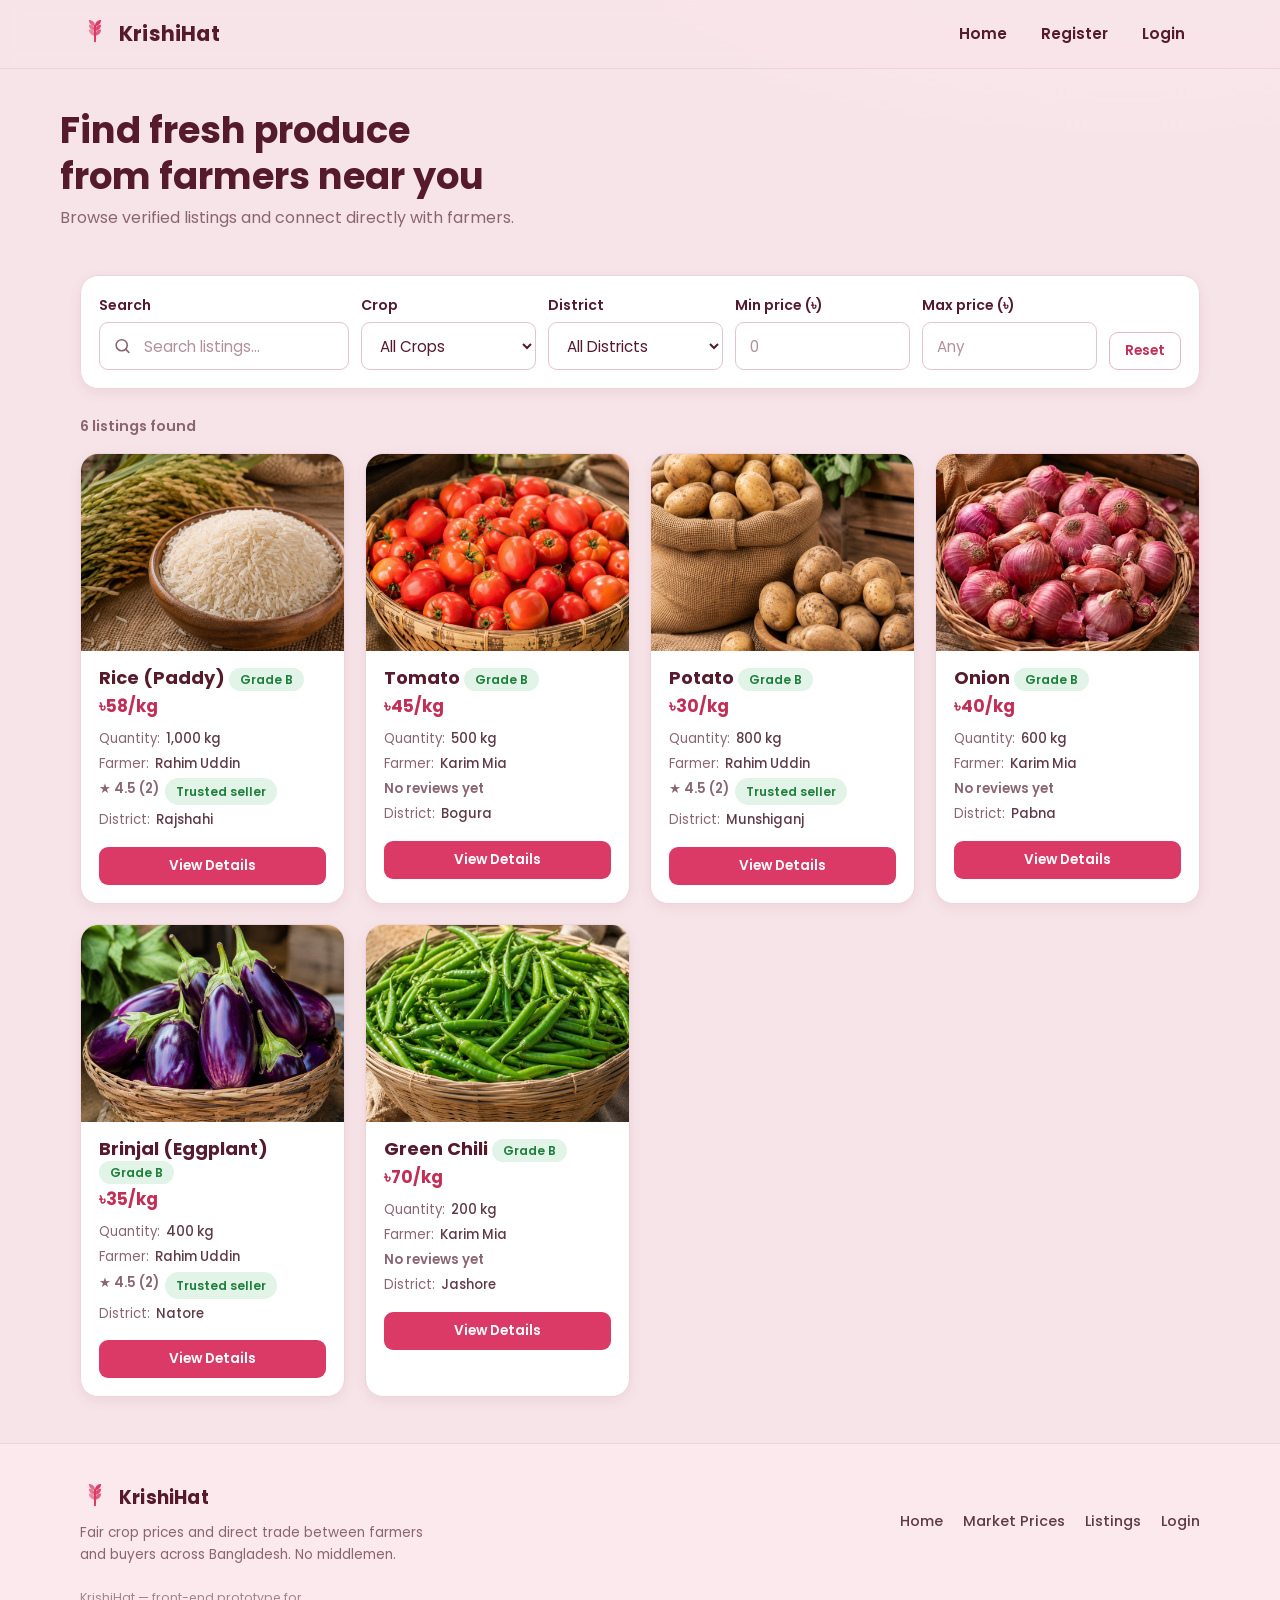
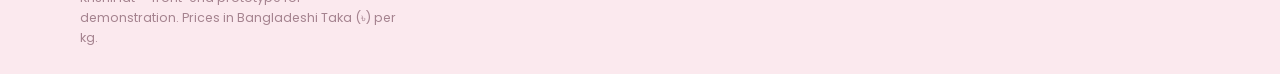
<file: app/listings.html>
<!DOCTYPE html>
<html lang="en">
<head>
  <meta charset="UTF-8">
  <meta name="viewport" content="width=device-width, initial-scale=1">
  <title>Browse Listings — KrishiHat</title>
  <link rel="preconnect" href="https://fonts.googleapis.com">
  <link rel="preconnect" href="https://fonts.gstatic.com" crossorigin>
  <link href="https://fonts.googleapis.com/css2?family=Poppins:wght@400;500;600;700&display=swap" rel="stylesheet">
  <link rel="stylesheet" href="assets/css/style.css">
</head>
<body data-page="listings">
  <div id="site-header"></div>

  <main>
    <div class="container page-head">
      <h1>Find fresh produce<br>from farmers near you</h1>
      <p class="lead">Browse verified listings and connect directly with farmers.</p>
    </div>

    <div class="container">
      <!-- FR-11: search by crop name, filter by district and price range -->
      <form class="card filter-bar" id="searchBar">
        <div class="field grow">
          <label for="q">Search</label>
          <div class="search-wrap">
            <span id="qIcon"></span>
            <input class="input" id="q" type="search" placeholder="Search listings…">
          </div>
        </div>
        <div class="field">
          <label for="fCrop">Crop</label>
          <select class="input" id="fCrop"><option value="">All Crops</option></select>
        </div>
        <div class="field">
          <label for="fDistrict">District</label>
          <select class="input" id="fDistrict"><option value="">All Districts</option></select>
        </div>
        <div class="field">
          <label for="fMin">Min price (৳)</label>
          <input class="input" id="fMin" type="number" min="0" placeholder="0">
        </div>
        <div class="field">
          <label for="fMax">Max price (৳)</label>
          <input class="input" id="fMax" type="number" min="0" placeholder="Any">
        </div>
        <button class="btn btn-ghost btn-sm" type="button" id="fReset">Reset</button>
      </form>

      <p id="resultCount" style="font-weight:600;color:var(--muted);font-size:.9rem"></p>
      <div class="listing-grid" id="grid" style="margin-top:14px"></div>
    </div>
  </main>

  <div id="site-footer"></div>

  <script src="assets/js/data.js"></script>
  <script src="assets/js/store.js"></script>
  <script src="assets/js/app.js"></script>
  <script>
    document.getElementById("qIcon").innerHTML = Icons.search;
    document.getElementById("fCrop").innerHTML += KH_CROPS.map(c => `<option>${KH.esc(c)}</option>`).join("");
    document.getElementById("fDistrict").innerHTML += KH_DISTRICTS.map(d => `<option>${KH.esc(d)}</option>`).join("");

    const grid = document.getElementById("grid");

    function render() {
      const user = Store.session();
      // FR-10: expired listings are hidden from search automatically
      let rows = Store.visibleListings();

      const q = document.getElementById("q").value.trim().toLowerCase();
      const crop = document.getElementById("fCrop").value;
      const dist = document.getElementById("fDistrict").value;
      const min = parseFloat(document.getElementById("fMin").value);
      const max = parseFloat(document.getElementById("fMax").value);

      if (q) rows = rows.filter(l => l.crop.toLowerCase().includes(q));
      if (crop) rows = rows.filter(l => l.crop === crop);
      if (dist) rows = rows.filter(l => l.district === dist);
      if (!isNaN(min)) rows = rows.filter(l => l.price >= min);
      if (!isNaN(max)) rows = rows.filter(l => l.price <= max);

      document.getElementById("resultCount").textContent =
        rows.length + (rows.length === 1 ? " listing found" : " listings found");

      if (!rows.length) {
        grid.innerHTML = `<div class="card empty-state" style="grid-column:1/-1">${Icons.search}
          <h3>No listings match your search</h3><p>Try another crop name, district or price range.</p></div>`;
        return;
      }
      grid.innerHTML = rows.map(l => listingCardHTML(l, user)).join("");
      wireSaveButtons(grid, user, render);
    }

    document.getElementById("searchBar").addEventListener("input", render);
    document.getElementById("fReset").addEventListener("click", () => {
      ["q", "fCrop", "fDistrict", "fMin", "fMax"].forEach(id => document.getElementById(id).value = "");
      render();
    });

    render();
  </script>
</body>
</html>
</file>
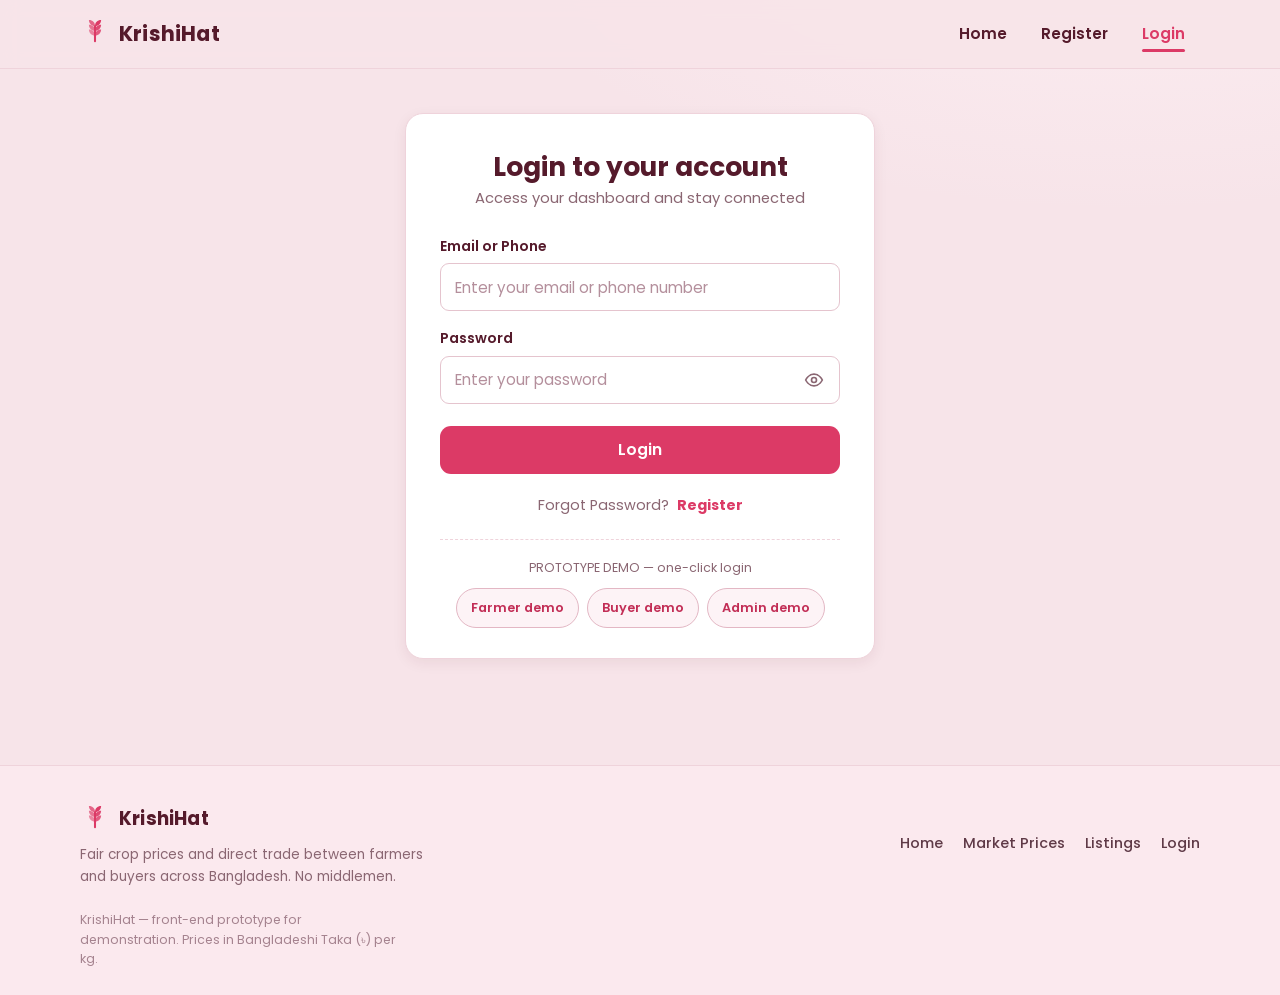
<file: app/login.html>
<!DOCTYPE html>
<html lang="en">
<head>
  <meta charset="UTF-8">
  <meta name="viewport" content="width=device-width, initial-scale=1">
  <title>Login — KrishiHat</title>
  <link rel="preconnect" href="https://fonts.googleapis.com">
  <link rel="preconnect" href="https://fonts.gstatic.com" crossorigin>
  <link href="https://fonts.googleapis.com/css2?family=Poppins:wght@400;500;600;700&display=swap" rel="stylesheet">
  <link rel="stylesheet" href="assets/css/style.css">
</head>
<body data-page="login">
  <div id="site-header"></div>

  <main>
    <div class="auth-wrap">
      <div class="card auth-card">
        <h1>Login to your account</h1>
        <p class="sub">Access your dashboard and stay connected</p>
        <form id="loginForm" novalidate>
          <div class="field" id="f-id">
            <label for="identifier">Email or Phone</label>
            <input class="input" id="identifier" type="text" placeholder="Enter your email or phone number" autocomplete="username">
            <span class="err">Please enter your email or phone number.</span>
          </div>
          <div class="field" id="f-pass">
            <label for="password">Password</label>
            <div class="pw-wrap">
              <input class="input" id="password" type="password" placeholder="Enter your password" autocomplete="current-password">
              <button type="button" class="pw-eye" id="pwEye" aria-label="Show password"></button>
            </div>
            <span class="err">Please enter your password.</span>
          </div>
          <button class="btn btn-primary btn-block" type="submit">Login</button>
        </form>
        <div class="auth-links">
          <span>Forgot Password?</span>
          <a href="register.html"><b>Register</b></a>
        </div>
        <div class="demo-row">
          <p>PROTOTYPE DEMO — one-click login</p>
          <div class="demo-chips">
            <button class="demo-chip" type="button" data-demo="rahim@example.com|demo123">Farmer demo</button>
            <button class="demo-chip" type="button" data-demo="selim@example.com|demo123">Buyer demo</button>
            <button class="demo-chip" type="button" data-demo="admin@krishihat.com|admin123">Admin demo</button>
          </div>
        </div>
      </div>
    </div>
  </main>

  <div id="site-footer"></div>

  <script src="assets/js/data.js"></script>
  <script src="assets/js/store.js"></script>
  <script src="assets/js/app.js"></script>
  <script>
    // already logged in? go to dashboard
    if (Store.session()) location.replace("dashboard.html");

    const eye = document.getElementById("pwEye");
    eye.innerHTML = Icons.eye;
    eye.addEventListener("click", () => {
      const pw = document.getElementById("password");
      const show = pw.type === "password";
      pw.type = show ? "text" : "password";
      eye.innerHTML = show ? Icons.eyeOff : Icons.eye;
      eye.setAttribute("aria-label", show ? "Hide password" : "Show password");
    });

    function doLogin(identifier, password) {
      const res = Store.login(identifier, password);
      if (!res.ok) {
        toast(res.reason === "deactivated"
          ? "This account has been deactivated. Contact the administrator."
          : "Incorrect email/phone or password. Please try again.", "error");
        return;
      }
      toast("Welcome back, " + res.user.name.split(" ")[0] + "!");
      setTimeout(() => location.href = "dashboard.html", 600);
    }

    document.getElementById("loginForm").addEventListener("submit", e => {
      e.preventDefault();
      const id = document.getElementById("identifier");
      const pw = document.getElementById("password");
      document.getElementById("f-id").classList.toggle("has-error", id.value.trim() === "");
      document.getElementById("f-pass").classList.toggle("has-error", pw.value === "");
      if (id.value.trim() === "" || pw.value === "") return;
      doLogin(id.value, pw.value);
    });

    document.querySelectorAll("[data-demo]").forEach(btn => {
      btn.addEventListener("click", () => {
        const [id, pass] = btn.dataset.demo.split("|");
        doLogin(id, pass);
      });
    });
  </script>
</body>
</html>
</file>
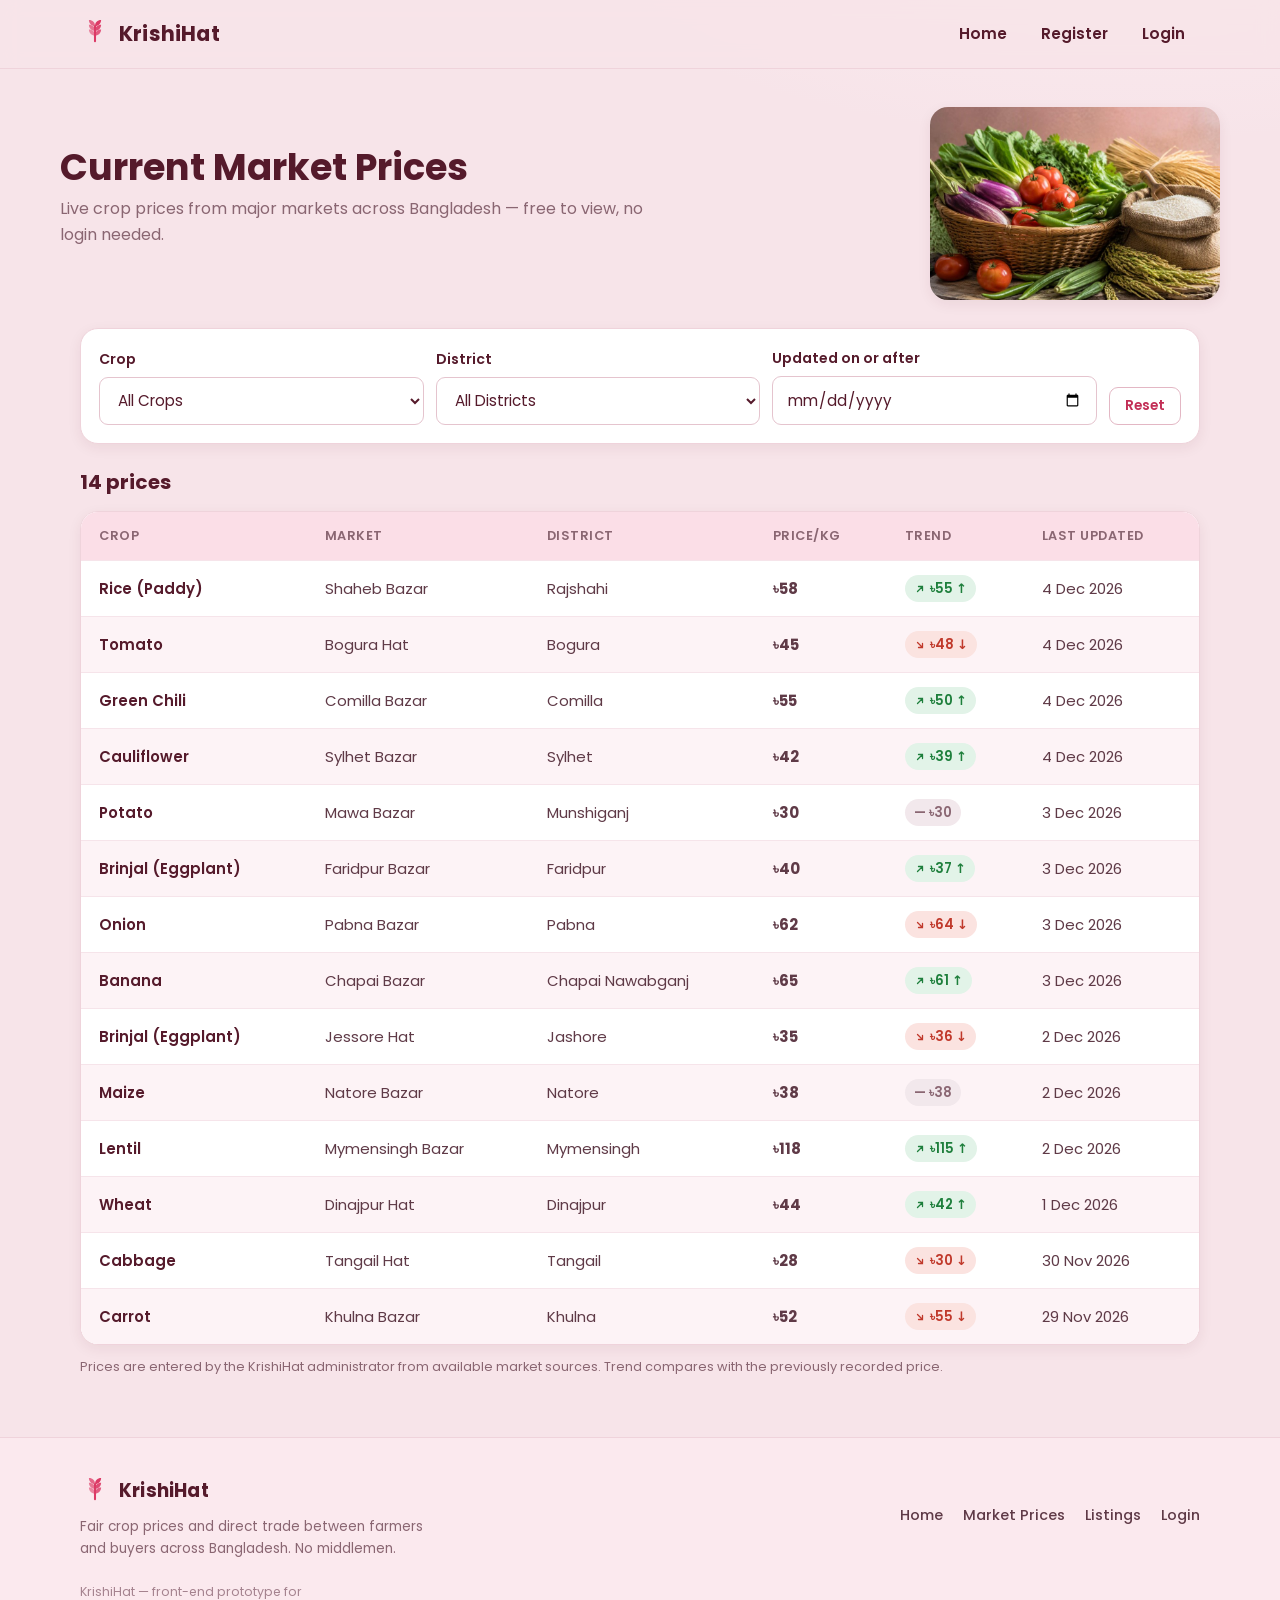
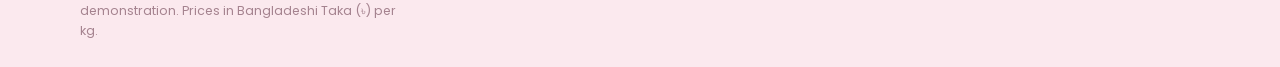
<file: app/prices.html>
<!DOCTYPE html>
<html lang="en">
<head>
  <meta charset="UTF-8">
  <meta name="viewport" content="width=device-width, initial-scale=1">
  <title>Market Prices — KrishiHat</title>
  <link rel="preconnect" href="https://fonts.googleapis.com">
  <link rel="preconnect" href="https://fonts.gstatic.com" crossorigin>
  <link href="https://fonts.googleapis.com/css2?family=Poppins:wght@400;500;600;700&display=swap" rel="stylesheet">
  <link rel="stylesheet" href="assets/css/style.css">
</head>
<body data-page="prices">
  <div id="site-header"></div>

  <main>
    <div class="container page-head" style="display:flex;gap:30px;align-items:center;flex-wrap:wrap">
      <div style="flex:1 1 340px">
        <h1>Current Market Prices</h1>
        <p class="lead">Live crop prices from major markets across Bangladesh — free to view, no login needed.</p>
      </div>
      <img src="assets/img/basket.jpg" alt="Fresh vegetables and rice at a Bangladeshi market" style="width:290px;max-width:44vw;border-radius:18px;box-shadow:var(--shadow-sm);aspect-ratio:3/2;object-fit:cover">
    </div>

    <div class="container">
      <!-- FR-5: filter by crop, district and date -->
      <form class="card filter-bar" id="filterBar">
        <div class="field">
          <label for="fCrop">Crop</label>
          <select class="input" id="fCrop"><option value="">All Crops</option></select>
        </div>
        <div class="field">
          <label for="fDistrict">District</label>
          <select class="input" id="fDistrict"><option value="">All Districts</option></select>
        </div>
        <div class="field">
          <label for="fDate">Updated on or after</label>
          <input class="input" id="fDate" type="date">
        </div>
        <button class="btn btn-ghost btn-sm" type="button" id="fReset">Reset</button>
      </form>
    </div>

    <div class="container">
      <div class="panel-head">
        <h2 id="resultCount"></h2>
        <button class="btn btn-primary btn-sm" id="addPriceBtn" type="button" hidden></button>
      </div>
      <div class="card table-scroll">
        <table class="table">
          <thead>
            <tr><th>Crop</th><th>Market</th><th>District</th><th>Price/kg</th><th>Trend</th><th>Last Updated</th><th id="adminCol" hidden></th></tr>
          </thead>
          <tbody id="priceRows"></tbody>
        </table>
      </div>
      <p style="font-size:.8rem;color:var(--muted);margin-top:12px">Prices are entered by the KrishiHat administrator from available market sources. Trend compares with the previously recorded price.</p>
    </div>
  </main>

  <div id="site-footer"></div>

  <script src="assets/js/data.js"></script>
  <script src="assets/js/store.js"></script>
  <script src="assets/js/app.js"></script>
  <script>
    const user = Store.session();
    const isAdmin = user && user.role === "admin";

    document.getElementById("fCrop").innerHTML += KH_CROPS.map(c => `<option>${KH.esc(c)}</option>`).join("");
    document.getElementById("fDistrict").innerHTML += KH_DISTRICTS.map(d => `<option>${KH.esc(d)}</option>`).join("");

    function trendCell(p) {
      if (p.prev == null) return `<span class="trend flat">— new</span>`;
      if (p.price > p.prev) return `<span class="trend up">${Icons.trendUp} ৳${p.prev} ↑</span>`;
      if (p.price < p.prev) return `<span class="trend down">${Icons.trendDown} ৳${p.prev} ↓</span>`;
      return `<span class="trend flat">— ৳${p.prev}</span>`;
    }

    function render() {
      const crop = document.getElementById("fCrop").value;
      const dist = document.getElementById("fDistrict").value;
      const dateV = document.getElementById("fDate").value;
      const from = dateV ? new Date(dateV + "T00:00:00").getTime() : null;

      let rows = Store.prices().filter(p =>
        (!crop || p.crop === crop) &&
        (!dist || p.district === dist) &&
        (from == null || p.date >= from)
      );

      document.getElementById("resultCount").textContent =
        rows.length + (rows.length === 1 ? " price" : " prices");

      const tbody = document.getElementById("priceRows");
      if (!rows.length) {
        tbody.innerHTML = `<tr><td colspan="7"><div class="empty-state">${Icons.search}<h3>No prices match your filters</h3><p>Try a different crop, district or date.</p></div></td></tr>`;
        return;
      }
      tbody.innerHTML = rows.map(p => `
        <tr>
          <td class="t-strong">${KH.esc(p.crop)}</td>
          <td>${KH.esc(p.market)}</td>
          <td>${KH.esc(p.district)}</td>
          <td class="price-cell">${KH.fmtMoney(p.price)}</td>
          <td>${trendCell(p)}</td>
          <td>${KH.fmtDate(p.date)}</td>
          ${isAdmin ? `<td><button class="btn btn-ghost btn-sm" data-edit="${p.id}" type="button">${Icons.edit} Edit</button></td>` : ""}
        </tr>`).join("");

      if (isAdmin) tbody.querySelectorAll("[data-edit]").forEach(btn =>
        btn.addEventListener("click", () => openPriceModal(Store.db.prices.find(x => x.id === Number(btn.dataset.edit))))
      );
    }

    // FR-6: administrator adds / updates prices
    if (isAdmin) {
      const addBtn = document.getElementById("addPriceBtn");
      addBtn.hidden = false;
      document.getElementById("adminCol").hidden = false;
      addBtn.innerHTML = Icons.plus + " Add Price";
      addBtn.addEventListener("click", () => openPriceModal(null));
    }

    function openPriceModal(existing) {
      const p = existing || { crop: "", market: "", district: "", price: "", date: "" };
      openModal({
        title: existing ? "Update Price" : "Add Price",
        body: `
          <form id="priceForm" novalidate>
            <div class="field"><label for="mCrop">Crop</label>
              <select class="input" id="mCrop"><option value="">Select crop</option>${KH_CROPS.map(c => `<option ${c === p.crop ? "selected" : ""}>${KH.esc(c)}</option>`).join("")}</select>
            </div>
            <div class="field"><label for="mMarket">Market</label>
              <input class="input" id="mMarket" type="text" placeholder="e.g. Shaheb Bazar" value="${KH.esc(p.market)}">
            </div>
            <div class="field"><label for="mDistrict">District</label>
              <select class="input" id="mDistrict"><option value="">Select district</option>${KH_DISTRICTS.map(d => `<option ${d === p.district ? "selected" : ""}>${KH.esc(d)}</option>`).join("")}</select>
            </div>
            <div class="field"><label for="mPrice">Price per kg (৳)</label>
              <input class="input" id="mPrice" type="number" min="1" step="0.5" placeholder="Enter price" value="${p.price}">
            </div>
            <div class="field"><label for="mDate">Date</label>
              <input class="input" id="mDate" type="date" value="${p.date ? new Date(p.date).toISOString().slice(0, 10) : new Date().toISOString().slice(0, 10)}">
            </div>
            <button class="btn btn-primary btn-block" type="submit">${existing ? "Update Price" : "Add Price"}</button>
          </form>`,
        onOpen(overlay, close) {
          overlay.querySelector("#priceForm").addEventListener("submit", e => {
            e.preventDefault();
            const data = {
              crop: overlay.querySelector("#mCrop").value,
              market: overlay.querySelector("#mMarket").value.trim(),
              district: overlay.querySelector("#mDistrict").value,
              price: overlay.querySelector("#mPrice").value,
              date: new Date(overlay.querySelector("#mDate").value + "T00:00:00").getTime()
            };
            // NFR safety: reject clearly wrong values
            if (!data.crop || !data.district || !data.market || !(Number(data.price) > 0)) {
              toast("Please fill all fields with a valid (positive) price.", "error");
              return;
            }
            if (existing) Store.updatePrice(existing.id, data);
            else Store.addPrice(data);
            close();
            toast(existing ? "Price updated." : "Price added.");
            render();
          });
        }
      });
    }

    document.getElementById("filterBar").addEventListener("change", render);
    document.getElementById("fReset").addEventListener("click", () => {
      document.getElementById("fCrop").value = "";
      document.getElementById("fDistrict").value = "";
      document.getElementById("fDate").value = "";
      render();
    });

    render();
  </script>
</body>
</html>
</file>
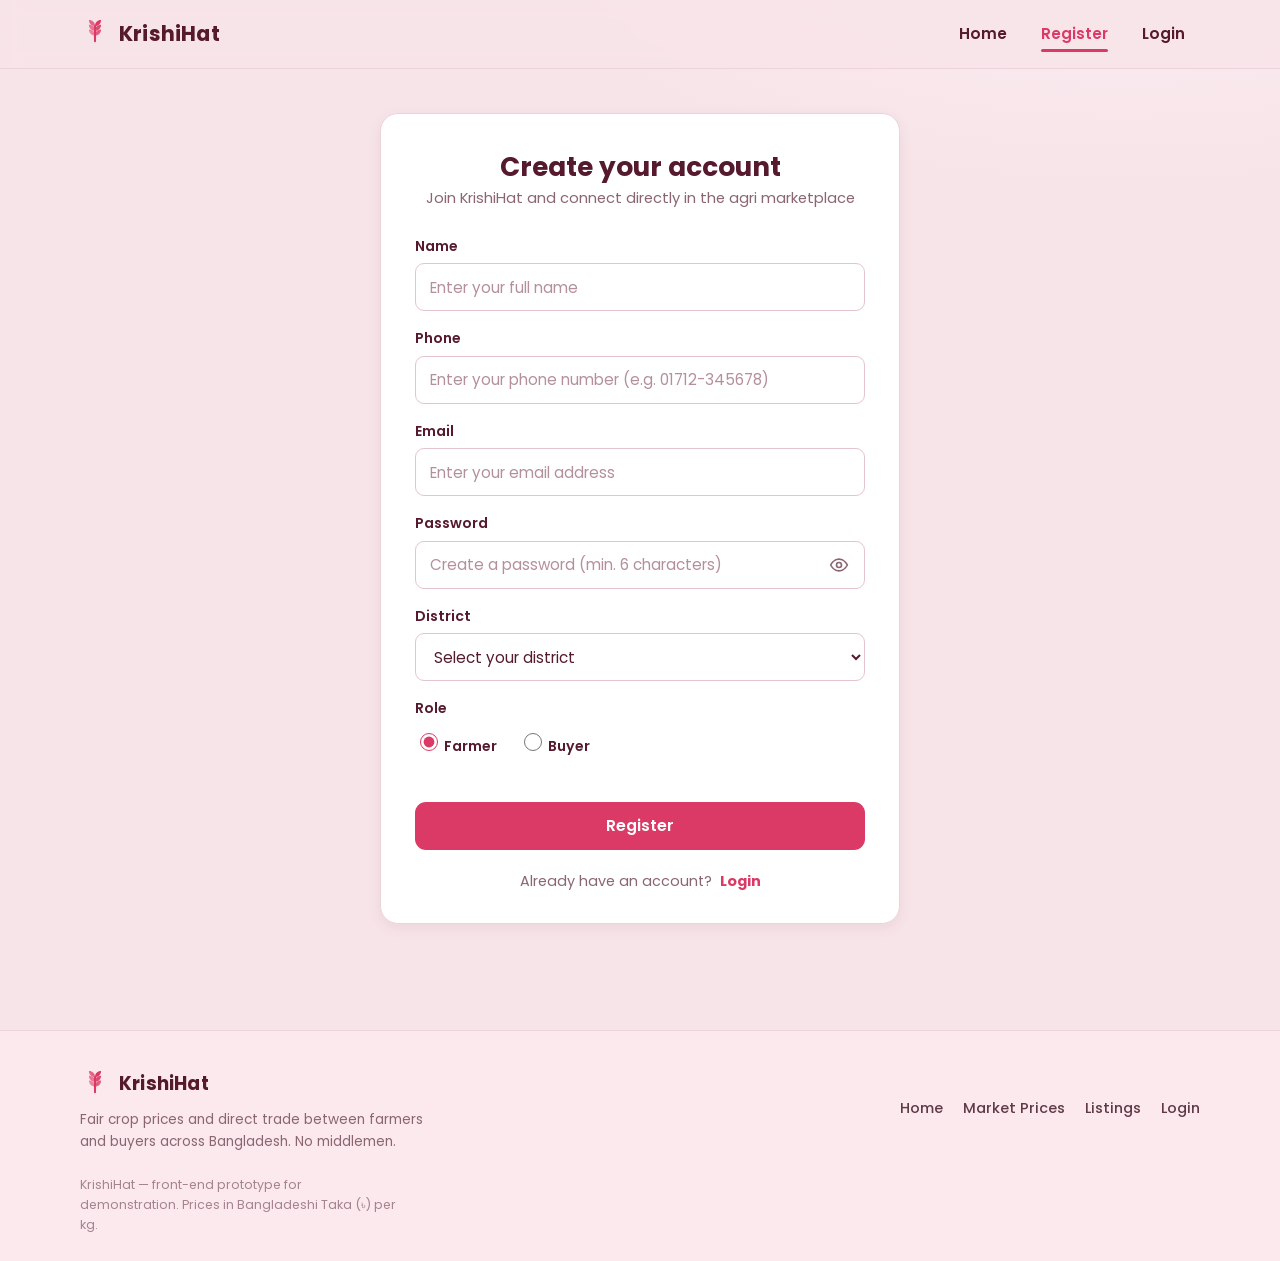
<file: app/register.html>
<!DOCTYPE html>
<html lang="en">
<head>
  <meta charset="UTF-8">
  <meta name="viewport" content="width=device-width, initial-scale=1">
  <title>Register — KrishiHat</title>
  <link rel="preconnect" href="https://fonts.googleapis.com">
  <link rel="preconnect" href="https://fonts.gstatic.com" crossorigin>
  <link href="https://fonts.googleapis.com/css2?family=Poppins:wght@400;500;600;700&display=swap" rel="stylesheet">
  <link rel="stylesheet" href="assets/css/style.css">
</head>
<body data-page="register">
  <div id="site-header"></div>

  <main>
    <div class="auth-wrap">
      <div class="card auth-card" style="max-width:520px">
        <h1>Create your account</h1>
        <p class="sub">Join KrishiHat and connect directly in the agri marketplace</p>
        <form id="regForm" novalidate>
          <div class="field" data-field="name">
            <label for="name">Name</label>
            <input class="input" id="name" type="text" placeholder="Enter your full name" autocomplete="name">
            <span class="err">Please enter your full name.</span>
          </div>
          <div class="field" data-field="phone">
            <label for="phone">Phone</label>
            <input class="input" id="phone" type="tel" placeholder="Enter your phone number (e.g. 01712-345678)" autocomplete="tel">
            <span class="err">Please enter a valid phone number (e.g. 01712-345678).</span>
          </div>
          <div class="field" data-field="email">
            <label for="email">Email</label>
            <input class="input" id="email" type="email" placeholder="Enter your email address" autocomplete="email">
            <span class="err">Please enter a valid email address.</span>
          </div>
          <div class="field" data-field="password">
            <label for="password">Password</label>
            <div class="pw-wrap">
              <input class="input" id="password" type="password" placeholder="Create a password (min. 6 characters)" autocomplete="new-password">
              <button type="button" class="pw-eye" id="pwEye" aria-label="Show password"></button>
            </div>
            <span class="err">Password must be at least 6 characters.</span>
          </div>
          <div class="field" data-field="district">
            <label for="district">District</label>
            <select class="input" id="district">
              <option value="">Select your district</option>
            </select>
            <span class="err">Please select your district.</span>
          </div>
          <div class="field" data-field="role">
            <label id="roleLabel">Role</label>
            <div class="radio-row" role="radiogroup" aria-labelledby="roleLabel">
              <label class="radio-card"><input type="radio" name="role" value="farmer" checked> Farmer</label>
              <label class="radio-card"><input type="radio" name="role" value="buyer"> Buyer</label>
            </div>
            <span class="err">Please choose a role.</span>
          </div>
          <button class="btn btn-primary btn-block" type="submit">Register</button>
        </form>
        <div class="auth-links">
          <span>Already have an account?</span>
          <a href="login.html"><b>Login</b></a>
        </div>
      </div>
    </div>
  </main>

  <div id="site-footer"></div>

  <script src="assets/js/data.js"></script>
  <script src="assets/js/store.js"></script>
  <script src="assets/js/app.js"></script>
  <script>
    if (Store.session()) location.replace("dashboard.html");

    document.getElementById("district").innerHTML =
      `<option value="">Select your district</option>` +
      KH_DISTRICTS.map(d => `<option value="${KH.esc(d)}">${KH.esc(d)}</option>`).join("");

    const eye = document.getElementById("pwEye");
    eye.innerHTML = Icons.eye;
    eye.addEventListener("click", () => {
      const pw = document.getElementById("password");
      const show = pw.type === "password";
      pw.type = show ? "text" : "password";
      eye.innerHTML = show ? Icons.eyeOff : Icons.eye;
    });

    const rules = {
      name:     v => v.trim().length >= 3,
      phone:    v => /^01\d{2}-?\d{6}$/.test(v.trim()),
      email:    v => /^[^\s@]+@[^\s@]+\.[^\s@]+$/.test(v.trim()),
      password: v => v.length >= 6,
      district: v => v !== "",
      role:     () => !!document.querySelector('input[name="role"]:checked')
    };

    function setErr(field, on) {
      document.querySelector(`[data-field="${field}"]`).classList.toggle("has-error", on);
    }

    document.getElementById("regForm").addEventListener("submit", e => {
      e.preventDefault();
      const vals = {
        name: document.getElementById("name").value,
        phone: document.getElementById("phone").value,
        email: document.getElementById("email").value,
        password: document.getElementById("password").value,
        district: document.getElementById("district").value,
        role: (document.querySelector('input[name="role"]:checked') || {}).value || ""
      };
      let bad = false;
      Object.keys(rules).forEach(k => {
        const okField = rules[k](vals[k] || "");
        setErr(k, !okField);
        if (!okField) bad = true;
      });
      if (bad) return;

      const res = Store.register(vals);
      if (!res.ok) {
        toast("An account with this email or phone already exists.", "error");
        setErr("email", true); setErr("phone", true);
        return;
      }
      toast("Account created. Welcome to KrishiHat, " + res.user.name.split(" ")[0] + "!");
      setTimeout(() => location.href = "dashboard.html", 700);
    });
  </script>
</body>
</html>
</file>
<file: app/assets/css/style.css>
/* ============================================================
   KrishiHat — front-end prototype styles
   Palette & layout follow the SRS high-fidelity design figures.
   ============================================================ */

:root {
  /* three-tier tokens */
  --bg: #f7e4e9;                 /* soft pink page background */
  --bg-soft: #fdf3f6;            /* zebra / tinted surfaces */
  --surface: #ffffff;
  --ink: #551a2b;                /* deep maroon headings */
  --body: #5f3a47;               /* body text */
  --muted: #8a6672;              /* secondary text */
  --primary: #dc3a66;            /* KrishiHat pink */
  --primary-strong: #c22e56;
  --primary-soft: #fbdee7;       /* chips / active nav bg */
  --line: #efd3db;
  --ok: #1e7f3c;
  --ok-soft: #e2f3e8;
  --warn: #a2620b;
  --warn-soft: #fbeed3;
  --danger: #c0392b;
  --danger-soft: #fbe3e0;
  --radius-lg: 18px;
  --radius-md: 12px;
  --radius-sm: 9px;
  --shadow: 0 10px 30px rgba(85, 26, 43, 0.08);
  --shadow-sm: 0 4px 14px rgba(85, 26, 43, 0.07);
  --font: "Poppins", "Segoe UI", system-ui, sans-serif;
}

* { box-sizing: border-box; }

[hidden] { display: none !important; }

html { -webkit-text-size-adjust: 100%; }

body {
  margin: 0;
  font-family: var(--font);
  font-size: 16px;
  line-height: 1.6;
  color: var(--body);
  background:
    radial-gradient(1100px 520px at 88% -10%, #fceef2 0%, rgba(252, 238, 242, 0) 60%),
    var(--bg);
  min-height: 100dvh;
  display: flex;
  flex-direction: column;
}

h1, h2, h3, h4 { color: var(--ink); line-height: 1.25; margin: 0 0 0.5em; }
p { margin: 0 0 1em; }
a { color: var(--primary); text-decoration: none; }
a:hover { color: var(--primary-strong); }
img { max-width: 100%; display: block; }
main { flex: 1; }

.container { width: 100%; max-width: 1160px; margin: 0 auto; padding: 0 20px; }

:focus-visible {
  outline: 3px solid rgba(220, 58, 102, 0.55);
  outline-offset: 2px;
  border-radius: 6px;
}

/* ---------------- Header ---------------- */
.topbar {
  position: sticky;
  top: 0;
  z-index: 50;
  background: rgba(247, 228, 233, 0.88);
  backdrop-filter: blur(10px);
  border-bottom: 1px solid var(--line);
}
.topbar-inner {
  display: flex;
  align-items: center;
  gap: 20px;
  min-height: 68px;
}
.brand {
  display: inline-flex;
  align-items: center;
  gap: 9px;
  font-weight: 700;
  font-size: 1.3rem;
  color: var(--ink);
  letter-spacing: 0.2px;
  flex-shrink: 0;
}
.brand:hover { color: var(--ink); }
.brand svg { width: 30px; height: 30px; }

.nav {
  display: flex;
  align-items: center;
  gap: 4px;
  margin-left: auto;
}
.nav a {
  position: relative;
  display: inline-flex;
  align-items: center;
  min-height: 44px;
  padding: 8px 15px;
  font-weight: 600;
  font-size: 0.95rem;
  color: var(--ink);
  border-radius: 10px;
}
.nav a:hover { color: var(--primary); background: rgba(255, 255, 255, 0.6); }
.nav a.active { color: var(--primary); }
.nav a.active::after {
  content: "";
  position: absolute;
  left: 15px;
  right: 15px;
  bottom: 4px;
  height: 3px;
  border-radius: 3px;
  background: var(--primary);
}

/* user chip + dropdown */
.user-chip {
  position: relative;
  margin-left: 8px;
}
.user-chip-btn {
  display: flex;
  align-items: center;
  gap: 10px;
  min-height: 48px;
  padding: 6px 12px 6px 7px;
  background: var(--surface);
  border: 1px solid var(--line);
  border-radius: 999px;
  cursor: pointer;
  font-family: inherit;
  box-shadow: var(--shadow-sm);
}
.user-chip-btn:hover { border-color: var(--primary); }
.avatar {
  width: 36px;
  height: 36px;
  border-radius: 50%;
  background: var(--primary-soft);
  color: var(--primary-strong);
  display: grid;
  place-items: center;
  font-weight: 700;
  font-size: 0.95rem;
  flex-shrink: 0;
}
.user-chip-meta { text-align: left; line-height: 1.2; }
.user-chip-meta b { display: block; font-size: 0.85rem; color: var(--ink); font-weight: 600; }
.user-chip-meta span { font-size: 0.72rem; color: var(--muted); }
.user-chip-btn .chev { width: 16px; height: 16px; color: var(--muted); transition: transform 0.2s ease; }
.user-chip.open .chev { transform: rotate(180deg); }
.dropdown {
  position: absolute;
  right: 0;
  top: calc(100% + 8px);
  min-width: 210px;
  background: var(--surface);
  border: 1px solid var(--line);
  border-radius: var(--radius-md);
  box-shadow: var(--shadow);
  padding: 8px;
  display: none;
}
.user-chip.open .dropdown { display: block; }
.dropdown a, .dropdown button {
  display: flex;
  align-items: center;
  gap: 10px;
  width: 100%;
  min-height: 44px;
  padding: 9px 12px;
  border: 0;
  background: none;
  border-radius: 8px;
  font-family: inherit;
  font-size: 0.92rem;
  font-weight: 500;
  color: var(--body);
  cursor: pointer;
  text-align: left;
}
.dropdown a:hover, .dropdown button:hover { background: var(--bg-soft); color: var(--ink); }
.dropdown .danger { color: var(--danger); }
.dropdown svg { width: 17px; height: 17px; flex-shrink: 0; }

/* hamburger */
.nav-toggle {
  display: none;
  margin-left: auto;
  width: 46px;
  height: 46px;
  border: 1px solid var(--line);
  background: var(--surface);
  border-radius: 10px;
  cursor: pointer;
  place-items: center;
}
.nav-toggle svg { width: 22px; height: 22px; color: var(--ink); }

/* ---------------- Buttons ---------------- */
.btn {
  display: inline-flex;
  align-items: center;
  justify-content: center;
  gap: 8px;
  min-height: 48px;
  padding: 11px 24px;
  border-radius: 11px;
  border: 1px solid transparent;
  font-family: inherit;
  font-size: 0.98rem;
  font-weight: 600;
  cursor: pointer;
  transition: background 0.18s ease, border-color 0.18s ease, transform 0.12s ease;
}
.btn:active { transform: scale(0.98); }
.btn-primary { background: var(--primary); color: #fff; }
.btn-primary:hover { background: var(--primary-strong); color: #fff; }
.btn-ghost { background: var(--surface); color: var(--primary-strong); border-color: #e3b7c4; }
.btn-ghost:hover { border-color: var(--primary); background: #fff7fa; color: var(--primary-strong); }
.btn-danger { background: var(--danger); color: #fff; }
.btn-danger:hover { background: #a93226; color: #fff; }
.btn-danger-soft { background: var(--surface); color: var(--danger); border-color: #e7b6b0; }
.btn-danger-soft:hover { border-color: var(--danger); background: #fff6f5; }
.btn-block { width: 100%; }
.btn-sm {
  min-height: 38px;
  padding: 6px 15px;
  font-size: 0.85rem;
  border-radius: 9px;
}
.btn[disabled] { opacity: 0.55; cursor: not-allowed; }
.btn svg { width: 17px; height: 17px; }

/* ---------------- Cards & layout ---------------- */
.card {
  background: var(--surface);
  border: 1px solid var(--line);
  border-radius: var(--radius-lg);
  box-shadow: var(--shadow-sm);
}
.card-pad { padding: 26px; }
.section { padding: 34px 0; }
.section-tight { padding: 22px 0; }

.eyebrow {
  display: inline-flex;
  align-items: center;
  gap: 7px;
  background: var(--primary-soft);
  color: var(--primary-strong);
  font-weight: 600;
  font-size: 0.78rem;
  letter-spacing: 0.6px;
  text-transform: uppercase;
  padding: 6px 13px;
  border-radius: 999px;
  margin-bottom: 14px;
}
.eyebrow svg { width: 14px; height: 14px; }

/* ---------------- Forms ---------------- */
.field { margin-bottom: 16px; }
.field label {
  display: block;
  font-weight: 600;
  font-size: 0.88rem;
  color: var(--ink);
  margin-bottom: 6px;
}
.input, select.input, textarea.input {
  width: 100%;
  min-height: 48px;
  padding: 11px 14px;
  border: 1px solid #e5c4ce;
  border-radius: var(--radius-sm);
  background: var(--surface);
  font-family: inherit;
  font-size: 0.95rem;
  color: var(--ink);
  transition: border-color 0.15s ease, box-shadow 0.15s ease;
}
textarea.input { min-height: 110px; resize: vertical; }
.input::placeholder { color: #b48f9c; }
.input:focus {
  outline: none;
  border-color: var(--primary);
  box-shadow: 0 0 0 4px rgba(220, 58, 102, 0.14);
}
.input.invalid { border-color: var(--danger); }
.field .err {
  display: none;
  color: var(--danger);
  font-size: 0.8rem;
  margin-top: 5px;
}
.field.has-error .err { display: block; }
.pw-wrap { position: relative; }
.pw-wrap .input { padding-right: 48px; }
.pw-eye {
  position: absolute;
  right: 6px;
  top: 50%;
  transform: translateY(-50%);
  width: 40px;
  height: 40px;
  display: grid;
  place-items: center;
  border: 0;
  background: none;
  cursor: pointer;
  color: var(--muted);
  border-radius: 8px;
}
.pw-eye:hover { color: var(--primary); }
.pw-eye svg { width: 20px; height: 20px; }

.radio-row { display: flex; gap: 22px; flex-wrap: wrap; padding-top: 4px; }
.radio-card {
  display: inline-flex;
  align-items: center;
  gap: 8px;
  cursor: pointer;
  font-size: 0.95rem;
  font-weight: 500;
  color: var(--ink);
  min-height: 44px;
}
.radio-card input { width: 18px; height: 18px; accent-color: var(--primary); cursor: pointer; }

/* auth layout */
.auth-wrap {
  display: grid;
  place-items: center;
  padding: 44px 20px 60px;
}
.auth-card {
  width: 100%;
  max-width: 470px;
  padding: 36px 34px 30px;
  text-align: center;
}
.auth-card h1 { font-size: 1.65rem; margin-bottom: 4px; }
.auth-card .sub { color: var(--muted); font-size: 0.92rem; margin-bottom: 24px; }
.auth-card form { text-align: left; }
.auth-links {
  display: flex;
  justify-content: center;
  gap: 8px;
  margin-top: 20px;
  font-size: 0.9rem;
  color: var(--muted);
}
.auth-card .btn-block { margin-top: 6px; }
.demo-row {
  margin-top: 22px;
  padding-top: 18px;
  border-top: 1px dashed var(--line);
  text-align: center;
}
.demo-row p { font-size: 0.78rem; color: var(--muted); margin-bottom: 10px; }
.demo-chips { display: flex; gap: 8px; justify-content: center; flex-wrap: wrap; }
.demo-chip {
  border: 1px solid #e3b7c4;
  background: var(--bg-soft);
  color: var(--primary-strong);
  font-family: inherit;
  font-weight: 600;
  font-size: 0.8rem;
  padding: 8px 14px;
  border-radius: 999px;
  cursor: pointer;
  min-height: 40px;
}
.demo-chip:hover { background: var(--primary-soft); border-color: var(--primary); }

/* ---------------- Page hero (inner pages) ---------------- */
.page-head { padding: 38px 0 8px; }
.page-head h1 { font-size: clamp(1.6rem, 3.4vw, 2.3rem); margin-bottom: 6px; }
.page-head .lead { color: var(--muted); max-width: 62ch; }

/* filter bar */
.filter-bar {
  display: flex;
  flex-wrap: wrap;
  gap: 12px;
  align-items: flex-end;
  padding: 18px;
  margin: 20px 0 26px;
}
.filter-bar .field { margin-bottom: 0; min-width: 160px; flex: 1 1 160px; }
.filter-bar .field.grow { flex: 2 1 220px; }
.search-wrap { position: relative; }
.search-wrap .input { padding-left: 44px; }
.search-wrap > svg, .search-wrap > span svg {
  position: absolute;
  left: 14px;
  top: 50%;
  transform: translateY(-50%);
  width: 19px;
  height: 19px;
  color: var(--muted);
  pointer-events: none;
}

/* ---------------- Tables ---------------- */
.table-scroll { overflow-x: auto; border-radius: var(--radius-lg); }
.table {
  width: 100%;
  border-collapse: collapse;
  min-width: 620px;
  background: var(--surface);
}
.table th {
  text-align: left;
  font-size: 0.8rem;
  text-transform: uppercase;
  letter-spacing: 0.5px;
  color: var(--muted);
  font-weight: 600;
  padding: 14px 18px;
  background: var(--primary-soft);
  white-space: nowrap;
}
.table td {
  padding: 14px 18px;
  border-top: 1px solid #f6e4ea;
  font-size: 0.93rem;
  color: var(--body);
  vertical-align: middle;
}
.table tbody tr:nth-child(even) { background: var(--bg-soft); }
.table tbody tr:hover { background: #fbeef3; }
.table .t-strong { font-weight: 600; color: var(--ink); }
.price-cell { font-weight: 700; color: var(--primary-strong); white-space: nowrap; }
.row-actions { display: flex; gap: 8px; flex-wrap: wrap; }

.trend {
  display: inline-flex;
  align-items: center;
  gap: 4px;
  font-weight: 600;
  font-size: 0.82rem;
  padding: 3px 9px;
  border-radius: 999px;
  white-space: nowrap;
}
.trend svg { width: 12px; height: 12px; }
.trend.up { color: var(--ok); background: var(--ok-soft); }
.trend.down { color: var(--danger); background: var(--danger-soft); }
.trend.flat { color: var(--muted); background: #f2e8ec; }

.badge {
  display: inline-flex;
  align-items: center;
  gap: 5px;
  font-size: 0.75rem;
  font-weight: 600;
  padding: 4px 11px;
  border-radius: 999px;
  white-space: nowrap;
}
.badge.active { background: var(--ok-soft); color: var(--ok); }
.badge.sold { background: #eee9eb; color: #6d5b63; }
.badge.expired { background: var(--warn-soft); color: var(--warn); }
.badge.deactivated { background: var(--danger-soft); color: var(--danger); }

/* ---------------- Listing cards ---------------- */
.listing-grid {
  display: grid;
  grid-template-columns: repeat(auto-fill, minmax(250px, 1fr));
  gap: 20px;
}
.listing-card {
  overflow: hidden;
  display: flex;
  flex-direction: column;
  transition: transform 0.18s ease, box-shadow 0.18s ease;
}
.listing-card:hover { transform: translateY(-3px); box-shadow: var(--shadow); }
.listing-card .thumb { position: relative; aspect-ratio: 4 / 3; overflow: hidden; background: var(--bg-soft); }
.listing-card .thumb img { width: 100%; height: 100%; object-fit: cover; transition: transform 0.35s ease; }
.listing-card:hover .thumb img { transform: scale(1.05); }
.listing-card .thumb .badge { position: absolute; top: 10px; left: 10px; }
.save-btn {
  position: absolute;
  top: 10px;
  right: 10px;
  width: 40px;
  height: 40px;
  display: grid;
  place-items: center;
  border: 0;
  border-radius: 50%;
  background: rgba(255, 255, 255, 0.92);
  cursor: pointer;
  color: var(--ink);
  box-shadow: var(--shadow-sm);
}
.save-btn:hover { color: var(--primary); }
.save-btn.saved { color: var(--primary); }
.save-btn svg { width: 18px; height: 18px; }
.listing-card .body { padding: 16px 18px 18px; display: flex; flex-direction: column; flex: 1; }
.listing-card h3 { font-size: 1.12rem; margin-bottom: 2px; }
.listing-card .price { color: var(--primary-strong); font-weight: 700; font-size: 1.05rem; margin-bottom: 8px; }
.listing-card .meta {
  font-size: 0.83rem;
  color: var(--muted);
  margin: 0 0 4px;
  display: flex;
  gap: 6px;
}
.listing-card .meta b { color: var(--body); font-weight: 500; }
.listing-card .btn { margin-top: 12px; }

.empty-state {
  text-align: center;
  padding: 56px 20px;
  color: var(--muted);
}
.empty-state svg { width: 52px; height: 52px; margin: 0 auto 12px; color: #d9a9b8; }
.empty-state h3 { margin-bottom: 6px; }

/* ---------------- Listing detail ---------------- */
.detail-grid {
  display: grid;
  grid-template-columns: 1.6fr 1fr;
  gap: 22px;
  align-items: start;
}
.detail-main { overflow: hidden; }
.detail-main .hero-img { aspect-ratio: 16 / 9; width: 100%; object-fit: cover; }
.detail-body { padding: 24px 26px 28px; }
.detail-body h1 { font-size: 1.8rem; margin-bottom: 2px; display: flex; align-items: center; gap: 12px; flex-wrap: wrap; }
.detail-body .loc { display: inline-flex; align-items: center; gap: 5px; color: var(--muted); font-size: 0.9rem; font-weight: 500; }
.detail-body .loc svg { width: 16px; height: 16px; color: var(--primary); }
.detail-price { font-size: 2rem; font-weight: 700; color: var(--primary-strong); margin: 8px 0 18px; }
.detail-stats {
  display: grid;
  grid-template-columns: repeat(3, 1fr);
  gap: 0;
  border-top: 1px solid var(--line);
  border-bottom: 1px solid var(--line);
  padding: 14px 0;
  margin-bottom: 18px;
}
.detail-stats div { padding: 2px 14px; border-left: 1px solid var(--line); }
.detail-stats div:first-child { border-left: 0; padding-left: 0; }
.detail-stats span { display: block; font-size: 0.75rem; text-transform: uppercase; letter-spacing: 0.5px; color: var(--muted); }
.detail-stats b { color: var(--ink); font-size: 1.02rem; font-weight: 600; }
.farmer-card { padding: 24px; }
.farmer-card h3 { font-size: 1.05rem; margin-bottom: 16px; }
.farmer-line { margin-bottom: 13px; }
.farmer-line span { display: block; font-size: 0.75rem; text-transform: uppercase; letter-spacing: 0.5px; color: var(--muted); }
.farmer-line b { color: var(--ink); font-weight: 600; }
.farmer-line .locked { color: var(--muted); font-weight: 500; letter-spacing: 1px; }
.reveal-note {
  display: flex;
  gap: 9px;
  align-items: flex-start;
  background: var(--bg-soft);
  border: 1px dashed #e3b7c4;
  border-radius: var(--radius-sm);
  padding: 11px 13px;
  font-size: 0.83rem;
  color: var(--body);
  margin-bottom: 16px;
}
.reveal-note svg { width: 16px; height: 16px; flex-shrink: 0; color: var(--primary); margin-top: 2px; }

/* ---------------- Dashboard ---------------- */
.dash-grid {
  display: grid;
  grid-template-columns: 235px 1fr;
  gap: 22px;
  align-items: start;
  padding: 26px 0 50px;
}
.sidenav { padding: 14px; position: sticky; top: 88px; }
.sidenav a, .sidenav button {
  display: flex;
  align-items: center;
  gap: 12px;
  width: 100%;
  min-height: 46px;
  padding: 10px 14px;
  border: 0;
  background: none;
  border-radius: 10px;
  font-family: inherit;
  font-size: 0.93rem;
  font-weight: 500;
  color: var(--body);
  cursor: pointer;
  text-align: left;
}
.sidenav a:hover, .sidenav button:hover { background: var(--bg-soft); color: var(--ink); }
.sidenav a.active, .sidenav button.active { background: var(--primary-soft); color: var(--primary-strong); font-weight: 600; }
.sidenav svg { width: 18px; height: 18px; flex-shrink: 0; }
.sidenav .sep { height: 1px; background: var(--line); margin: 9px 6px; }

.stat-row {
  display: grid;
  grid-template-columns: repeat(auto-fit, minmax(200px, 1fr));
  gap: 18px;
  margin-bottom: 22px;
}
.stat-card { padding: 22px 24px; text-align: center; }
.stat-card h4 { font-size: 0.92rem; font-weight: 600; color: var(--body); margin-bottom: 4px; }
.stat-card .num {
  font-size: 2.6rem;
  font-weight: 700;
  color: var(--primary);
  line-height: 1.15;
}
.stat-card p { font-size: 0.82rem; color: var(--muted); margin: 0; }

.panel { padding: 24px 26px; }
.panel-head {
  display: flex;
  align-items: center;
  justify-content: space-between;
  gap: 12px;
  flex-wrap: wrap;
  margin-bottom: 16px;
}
.panel-head h2 { font-size: 1.25rem; margin: 0; }

.dash-tabs { display: flex; gap: 8px; flex-wrap: wrap; margin-bottom: 20px; }
.dash-tab {
  border: 1px solid #e3b7c4;
  background: var(--surface);
  color: var(--body);
  font-family: inherit;
  font-weight: 600;
  font-size: 0.88rem;
  padding: 9px 18px;
  border-radius: 999px;
  cursor: pointer;
  min-height: 42px;
}
.dash-tab:hover { border-color: var(--primary); color: var(--primary-strong); }
.dash-tab.active { background: var(--primary); border-color: var(--primary); color: #fff; }

.inquiry-item {
  border: 1px solid var(--line);
  border-radius: var(--radius-md);
  padding: 16px 18px;
  margin-bottom: 12px;
  background: var(--surface);
}
.inquiry-item .top {
  display: flex;
  justify-content: space-between;
  gap: 10px;
  flex-wrap: wrap;
  margin-bottom: 6px;
}
.inquiry-item .top b { color: var(--ink); }
.inquiry-item .top span { font-size: 0.8rem; color: var(--muted); }
.inquiry-item p { margin: 4px 0 0; font-size: 0.92rem; }
.inquiry-item .qty { font-size: 0.83rem; color: var(--primary-strong); font-weight: 600; margin-top: 6px; display: inline-block; }

/* ---------------- Add produce ---------------- */
.form-grid {
  display: grid;
  grid-template-columns: 1fr 1fr;
  gap: 0 22px;
}
.form-grid .full { grid-column: 1 / -1; }
.dropzone {
  border: 2px dashed #e3b7c4;
  border-radius: var(--radius-md);
  background: #fffafc;
  min-height: 150px;
  display: grid;
  place-items: center;
  text-align: center;
  padding: 20px;
  cursor: pointer;
  color: var(--muted);
  font-size: 0.9rem;
  transition: border-color 0.15s ease, background 0.15s ease;
}
.dropzone:hover, .dropzone.drag { border-color: var(--primary); background: var(--primary-soft); color: var(--primary-strong); }
.dropzone svg { width: 34px; height: 34px; margin: 0 auto 8px; color: #d9a9b8; }
.dropzone input { display: none; }
.dz-preview { display: flex; gap: 12px; align-items: center; margin-top: 12px; }
.dz-preview img { width: 86px; height: 86px; object-fit: cover; border-radius: 10px; border: 1px solid var(--line); }
.form-actions { display: flex; gap: 14px; margin-top: 8px; flex-wrap: wrap; }
.form-actions .btn { min-width: 170px; }

/* ---------------- Home page ---------------- */
.hero {
  display: grid;
  grid-template-columns: 1.05fr 0.95fr;
  gap: 40px;
  align-items: center;
  padding: 52px 0 30px;
}
.hero h1 { font-size: clamp(2rem, 4.6vw, 3.1rem); line-height: 1.14; margin-bottom: 16px; }
.hero h1 .accent { color: var(--primary); }
.hero .lead { font-size: 1.06rem; color: var(--body); max-width: 52ch; margin-bottom: 26px; }
.hero-cta { display: flex; gap: 14px; flex-wrap: wrap; margin-bottom: 30px; }
.hero-img-wrap { position: relative; }
.hero-img-wrap img {
  border-radius: 26px;
  box-shadow: 0 24px 60px rgba(85, 26, 43, 0.18);
  aspect-ratio: 4 / 3.1;
  object-fit: cover;
  width: 100%;
}
.hero-img-wrap::before {
  content: "";
  position: absolute;
  inset: auto -18px -18px auto;
  width: 62%;
  height: 62%;
  border-radius: 26px;
  background: var(--primary-soft);
  z-index: -1;
}
.stat-strip {
  display: flex;
  gap: 34px;
  flex-wrap: wrap;
}
.stat-strip div b { display: block; font-size: 1.5rem; color: var(--ink); font-weight: 700; }
.stat-strip div span { font-size: 0.84rem; color: var(--muted); }

.feature-grid {
  display: grid;
  grid-template-columns: repeat(auto-fit, minmax(250px, 1fr));
  gap: 20px;
}
.feature-card { padding: 26px 24px; }
.feature-icon {
  width: 50px;
  height: 50px;
  border-radius: 14px;
  background: var(--primary-soft);
  color: var(--primary-strong);
  display: grid;
  place-items: center;
  margin-bottom: 16px;
}
.feature-icon svg { width: 24px; height: 24px; }
.feature-card h3 { font-size: 1.06rem; margin-bottom: 6px; }
.feature-card p { font-size: 0.9rem; color: var(--muted); margin: 0; }

.steps { display: grid; grid-template-columns: repeat(auto-fit, minmax(220px, 1fr)); gap: 20px; counter-reset: step; }
.step-card { padding: 24px; position: relative; }
.step-card::before {
  counter-increment: step;
  content: counter(step, decimal-leading-zero);
  font-size: 2rem;
  font-weight: 700;
  color: #ecc4d1;
  display: block;
  margin-bottom: 8px;
}
.step-card h3 { font-size: 1.02rem; }
.step-card p { font-size: 0.88rem; color: var(--muted); margin: 0; }

.home-split {
  display: grid;
  grid-template-columns: 1fr 1fr;
  gap: 26px;
  align-items: start;
}
.section-head {
  display: flex;
  align-items: baseline;
  justify-content: space-between;
  gap: 14px;
  flex-wrap: wrap;
  margin-bottom: 18px;
}
.section-head h2 { font-size: 1.45rem; margin: 0; }
.section-head a { font-weight: 600; font-size: 0.9rem; }

.cta-band {
  background: linear-gradient(120deg, #7d2138, var(--primary-strong));
  border-radius: 24px;
  padding: 44px 40px;
  text-align: center;
  color: #fff;
  margin: 30px 0 10px;
}
.cta-band h2 { color: #fff; font-size: clamp(1.5rem, 3vw, 2.1rem); margin-bottom: 8px; }
.cta-band p { color: rgba(255, 255, 255, 0.85); max-width: 56ch; margin: 0 auto 24px; }
.cta-band .btn-ghost { background: #fff; border-color: #fff; }

/* ---------------- Footer ---------------- */
.footer {
  margin-top: 46px;
  background: #fbe9ee;
  border-top: 1px solid var(--line);
  padding: 34px 0 26px;
}
.footer-grid {
  display: flex;
  justify-content: space-between;
  gap: 26px;
  flex-wrap: wrap;
}
.footer p { font-size: 0.85rem; color: var(--muted); margin: 6px 0 0; max-width: 40ch; }
.footer nav { display: flex; gap: 20px; flex-wrap: wrap; align-items: center; }
.footer nav a { font-size: 0.9rem; font-weight: 500; color: var(--body); min-height: 44px; display: inline-flex; align-items: center; }
.footer nav a:hover { color: var(--primary-strong); }
.footer .fine { font-size: 0.78rem; margin-top: 22px; color: #a5838f; }

/* ---------------- Toast & modal ---------------- */
.toast-zone {
  position: fixed;
  left: 50%;
  bottom: 26px;
  transform: translateX(-50%);
  z-index: 100;
  display: flex;
  flex-direction: column;
  gap: 10px;
  align-items: center;
  width: min(92vw, 460px);
  pointer-events: none;
}
.toast {
  background: var(--ink);
  color: #fff;
  padding: 13px 20px;
  border-radius: 12px;
  font-size: 0.9rem;
  font-weight: 500;
  box-shadow: var(--shadow);
  display: flex;
  align-items: center;
  gap: 10px;
  width: 100%;
  animation: toast-in 0.25s ease;
}
.toast svg { width: 18px; height: 18px; flex-shrink: 0; }
.toast.success svg { color: #7fd6a0; }
.toast.error svg { color: #ff9d94; }
@keyframes toast-in { from { opacity: 0; transform: translateY(12px); } to { opacity: 1; transform: none; } }

.modal-overlay {
  position: fixed;
  inset: 0;
  background: rgba(60, 14, 28, 0.45);
  backdrop-filter: blur(3px);
  z-index: 90;
  display: none;
  place-items: center;
  padding: 20px;
}
.modal-overlay.open { display: grid; }
.modal {
  background: var(--surface);
  border-radius: var(--radius-lg);
  width: 100%;
  max-width: 480px;
  padding: 28px;
  max-height: 88dvh;
  overflow-y: auto;
  animation: modal-in 0.22s ease;
}
.modal.wide { max-width: 560px; }
@keyframes modal-in { from { opacity: 0; transform: scale(0.95); } to { opacity: 1; transform: none; } }
.modal-head { display: flex; align-items: flex-start; justify-content: space-between; gap: 12px; margin-bottom: 18px; }
.modal-head h3 { margin: 0; font-size: 1.2rem; }
.modal-close {
  width: 38px;
  height: 38px;
  border: 0;
  background: var(--bg-soft);
  border-radius: 50%;
  cursor: pointer;
  display: grid;
  place-items: center;
  color: var(--muted);
  flex-shrink: 0;
}
.modal-close:hover { color: var(--danger); background: var(--danger-soft); }
.modal-close svg { width: 16px; height: 16px; }

/* notice banner */
.notice {
  display: flex;
  gap: 10px;
  align-items: flex-start;
  background: var(--warn-soft);
  border: 1px solid #ecd3a8;
  color: var(--warn);
  border-radius: var(--radius-md);
  padding: 14px 16px;
  font-size: 0.9rem;
  margin: 18px 0;
}
.notice svg { width: 18px; height: 18px; flex-shrink: 0; margin-top: 2px; }

/* ---------------- Responsive ---------------- */
@media (max-width: 940px) {
  .detail-grid { grid-template-columns: 1fr; }
  .hero { grid-template-columns: 1fr; gap: 26px; padding-top: 34px; }
  .hero-img-wrap { order: -1; }
  .hero-img-wrap::before { display: none; }
  .home-split { grid-template-columns: 1fr; }
  .dash-grid { grid-template-columns: 1fr; }
  .sidenav { position: static; display: flex; flex-wrap: wrap; gap: 4px; padding: 10px; }
  .sidenav .sep { display: none; }
  .sidenav a, .sidenav button { width: auto; }
}
@media (max-width: 860px) {
  .nav-toggle { display: grid; }
  .nav {
    display: none;
    position: absolute;
    top: 100%;
    left: 0;
    right: 0;
    flex-direction: column;
    align-items: stretch;
    background: var(--surface);
    border-bottom: 1px solid var(--line);
    padding: 10px 16px 16px;
    gap: 2px;
    box-shadow: var(--shadow);
  }
  .topbar.nav-open .nav { display: flex; }
  .nav a { min-height: 48px; }
  .nav a.active::after { display: none; }
  .nav a.active { background: var(--primary-soft); }
  .user-chip { margin-left: 0; }
  .topbar .user-chip { margin-left: auto; }
  .topbar .nav-toggle ~ .user-chip { margin-left: 0; }
  .topbar-inner { flex-wrap: wrap; }
  .topbar-inner .nav { order: 3; }
}
@media (max-width: 620px) {
  .form-grid { grid-template-columns: 1fr; }
  .detail-stats { grid-template-columns: 1fr; }
  .detail-stats div { border-left: 0; border-top: 1px solid var(--line); padding: 10px 0; }
  .detail-stats div:first-child { border-top: 0; }
  .auth-card { padding: 28px 22px; }
  .filter-bar .field { min-width: 100%; }
  .form-actions .btn { width: 100%; }
  .cta-band { padding: 34px 22px; }
  .hero-cta .btn { flex: 1 1 100%; }
}

@media (prefers-reduced-motion: reduce) {
  *, *::before, *::after { animation-duration: 0.01ms !important; transition-duration: 0.01ms !important; }
}

/* v2 */
.bell-wrap{position:relative}.bell-btn{background:none;border:0;font-size:1.15rem;cursor:pointer;position:relative;padding:6px}
.bell-n{position:absolute;top:-2px;right:-2px;background:var(--danger);color:#fff;border-radius:99px;font-size:.65rem;padding:1px 5px;font-weight:600}
.bell-pop{position:absolute;right:0;top:110%;width:min(320px,86vw);background:var(--surface);border:1px solid var(--line);border-radius:10px;box-shadow:0 8px 24px #0002;z-index:60;overflow:hidden}
.bell-pop a{display:block;padding:10px 14px;border-bottom:1px solid var(--line);font-size:.88rem;color:inherit}.bell-pop a.unread{background:var(--primary-soft)}.bell-pop small{display:block;color:var(--muted)}.bell-empty{padding:14px;margin:0}
.inbox-grid{display:grid;grid-template-columns:minmax(0,1fr) minmax(0,2fr);gap:18px}.inbox-grid>.card{padding:16px}@media(max-width:800px){.inbox-grid{grid-template-columns:1fr}}
.msg{background:var(--bg-soft);border-radius:10px;padding:10px 12px;margin:8px 0;max-width:85%}.msg.me{margin-left:auto;background:var(--warn-soft)}.msg p{margin:4px 0}
a.inquiry-item{display:block;color:inherit;margin-bottom:8px}a.inquiry-item.sel{outline:2px solid var(--primary)}.seller-rate{font-weight:600}

.detail-stats{grid-template-columns:repeat(4,minmax(0,1fr))}
@media(max-width:900px){.detail-stats{grid-template-columns:repeat(2,minmax(0,1fr))}}
@media(max-width:640px){.detail-stats{grid-template-columns:1fr}}
</file>
